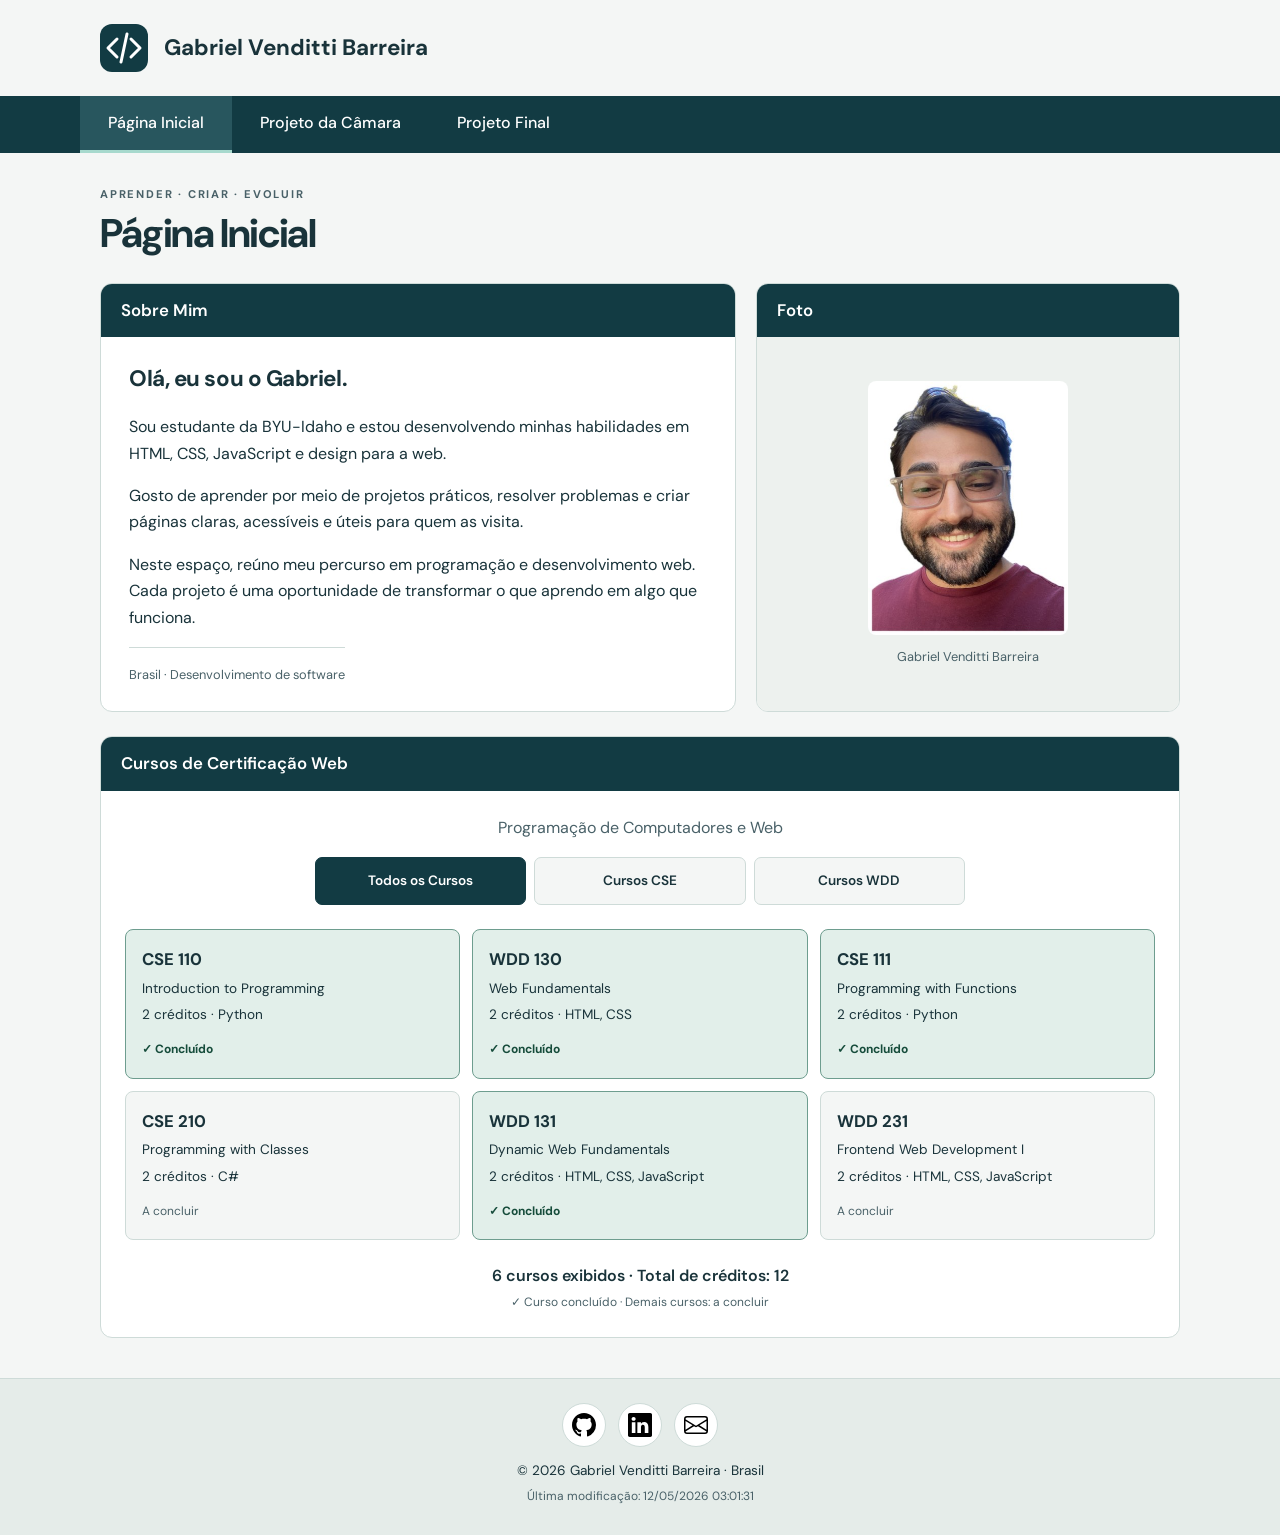
<file: index.html>
<!doctype html>
<html lang="pt-BR">
  <head>
    <meta charset="UTF-8">
    <meta name="viewport" content="width=device-width, initial-scale=1">
    <title>Gabriel Venditti Barreira | WDD 231 — Página Inicial</title>
    <meta
      name="description"
      content="Conheça Gabriel Venditti Barreira, estudante de desenvolvimento de software da BYU-Idaho. Explore os cursos e projetos de programação e desenvolvimento web.">
    <meta name="author" content="Gabriel Venditti Barreira">
    <link rel="icon" href="imagens/logo.svg" type="image/svg+xml">
    <link rel="preconnect" href="https://fonts.googleapis.com">
    <link rel="preconnect" href="https://fonts.gstatic.com" crossorigin>
    <link
      href="https://fonts.googleapis.com/css2?family=DM+Sans:wght@400;500;600;700&display=swap"
      rel="stylesheet">
    <link rel="stylesheet" href="estilos/normalize.css">
    <link rel="stylesheet" href="estilos/telas-pequenas.css">
    <link rel="stylesheet" href="estilos/telas-grandes.css">
    <script src="scripts/navegacao.js" defer></script>
    <script src="scripts/data.js" defer></script>
    <script src="scripts/cursos.js" defer></script>
    <script src="scripts/curso.js" defer></script>
  </head>
  <body>
    <a class="pular" href="#conteudo">Pular para o conteúdo</a>
    <header class="cabecalho">
      <img src="imagens/logo.svg" alt="" width="48" height="48">
      <span>Gabriel Venditti Barreira</span>
      <button
        id="botao-nav"
        class="hamburguer"
        type="button"
        aria-label="Abrir menu"
        aria-controls="barra-navegacao"
        aria-expanded="false"
      >
        ☰
      </button>
    </header>
    <nav
      id="barra-navegacao"
      class="navegacao"
      aria-label="Navegação principal"
    >
      <ul>
        <li><a href="./" aria-current="page">Página Inicial</a></li>
        <li><a href="camara/diretorio.html">Projeto da Câmara</a></li>
        <li><a href="projeto-final/">Projeto Final</a></li>
      </ul>
    </nav>
    <main id="conteudo">
      <div class="titulo-pagina">
        <p class="sobretitulo">APRENDER · CRIAR · EVOLUIR</p>
        <h1>Página Inicial</h1>
      </div>
      <div class="apresentacao">
        <section class="painel sobre">
          <h2>Sobre Mim</h2>
          <div class="texto-sobre">
            <p class="saudacao">Olá, eu sou o Gabriel.</p>
            <p>
              Sou estudante da BYU-Idaho e estou desenvolvendo minhas
              habilidades em HTML, CSS, JavaScript e design para a web.
            </p>
            <p>
              Gosto de aprender por meio de projetos práticos, resolver
              problemas e criar páginas claras, acessíveis e úteis para quem as
              visita.
            </p>
            <p>
              Neste espaço, reúno meu percurso em programação e desenvolvimento
              web. Cada projeto é uma oportunidade de transformar o que aprendo
              em algo que funciona.
            </p>
            <span class="local">Brasil · Desenvolvimento de software</span>
          </div>
        </section>
        <section class="painel foto">
          <h2>Foto</h2>
          <figure>
            <img
              src="imagens/perfil.jpg"
              alt="Gabriel Venditti Barreira"
              width="200"
              height="254"
              fetchpriority="high">
            <figcaption>Gabriel Venditti Barreira</figcaption>
          </figure>
        </section>
      </div>
      <section class="painel certificados" aria-labelledby="titulo-cursos">
        <h2 id="titulo-cursos">Cursos de Certificação Web</h2>
        <div class="conteudo-cursos">
          <p>Programação de Computadores e Web</p>
          <div
            class="filtros"
            role="group"
            aria-label="Filtrar cursos por área"
          >
            <button type="button" data-filtro="todos" aria-pressed="true">
              Todos os Cursos
            </button>
            <button type="button" data-filtro="CSE" aria-pressed="false">
              Cursos CSE
            </button>
            <button type="button" data-filtro="WDD" aria-pressed="false">
              Cursos WDD
            </button>
          </div>
          <div id="lista-cursos" class="lista-cursos"></div>
          <p
            id="resumo-creditos"
            class="resumo-creditos"
            aria-live="polite"
          ></p>
          <p class="legenda">✓ Curso concluído · Demais cursos: a concluir</p>
          <noscript
            >Ative o JavaScript para consultar a lista de cursos e seus
            créditos.</noscript
          >
        </div>
      </section>
    </main>
    <footer>
      <div class="redes" role="group" aria-label="Redes sociais e contato">
        <a
          href="https://github.com/GabrielVendittiBarreira/wdd231"
          aria-label="Repositório no GitHub"
          ><img src="imagens/github.svg" alt="" width="24" height="24"></a>
        <a
          href="https://www.linkedin.com/in/gabrielvendittibarreira/"
          aria-label="Perfil no LinkedIn"
          ><img src="imagens/linkedin.svg" alt="" width="24" height="24"></a>
        <a
          href="mailto:gabrielvendittib@gmail.com"
          aria-label="Enviar e-mail para Gabriel"
          ><img src="imagens/email.svg" alt="" width="24" height="24"></a>
      </div>
      <p>© <span id="anoAtual"></span> Gabriel Venditti Barreira · Brasil</p>
      <p id="ultimaModificacao"></p>
    </footer>
  </body>
</html>
</file>
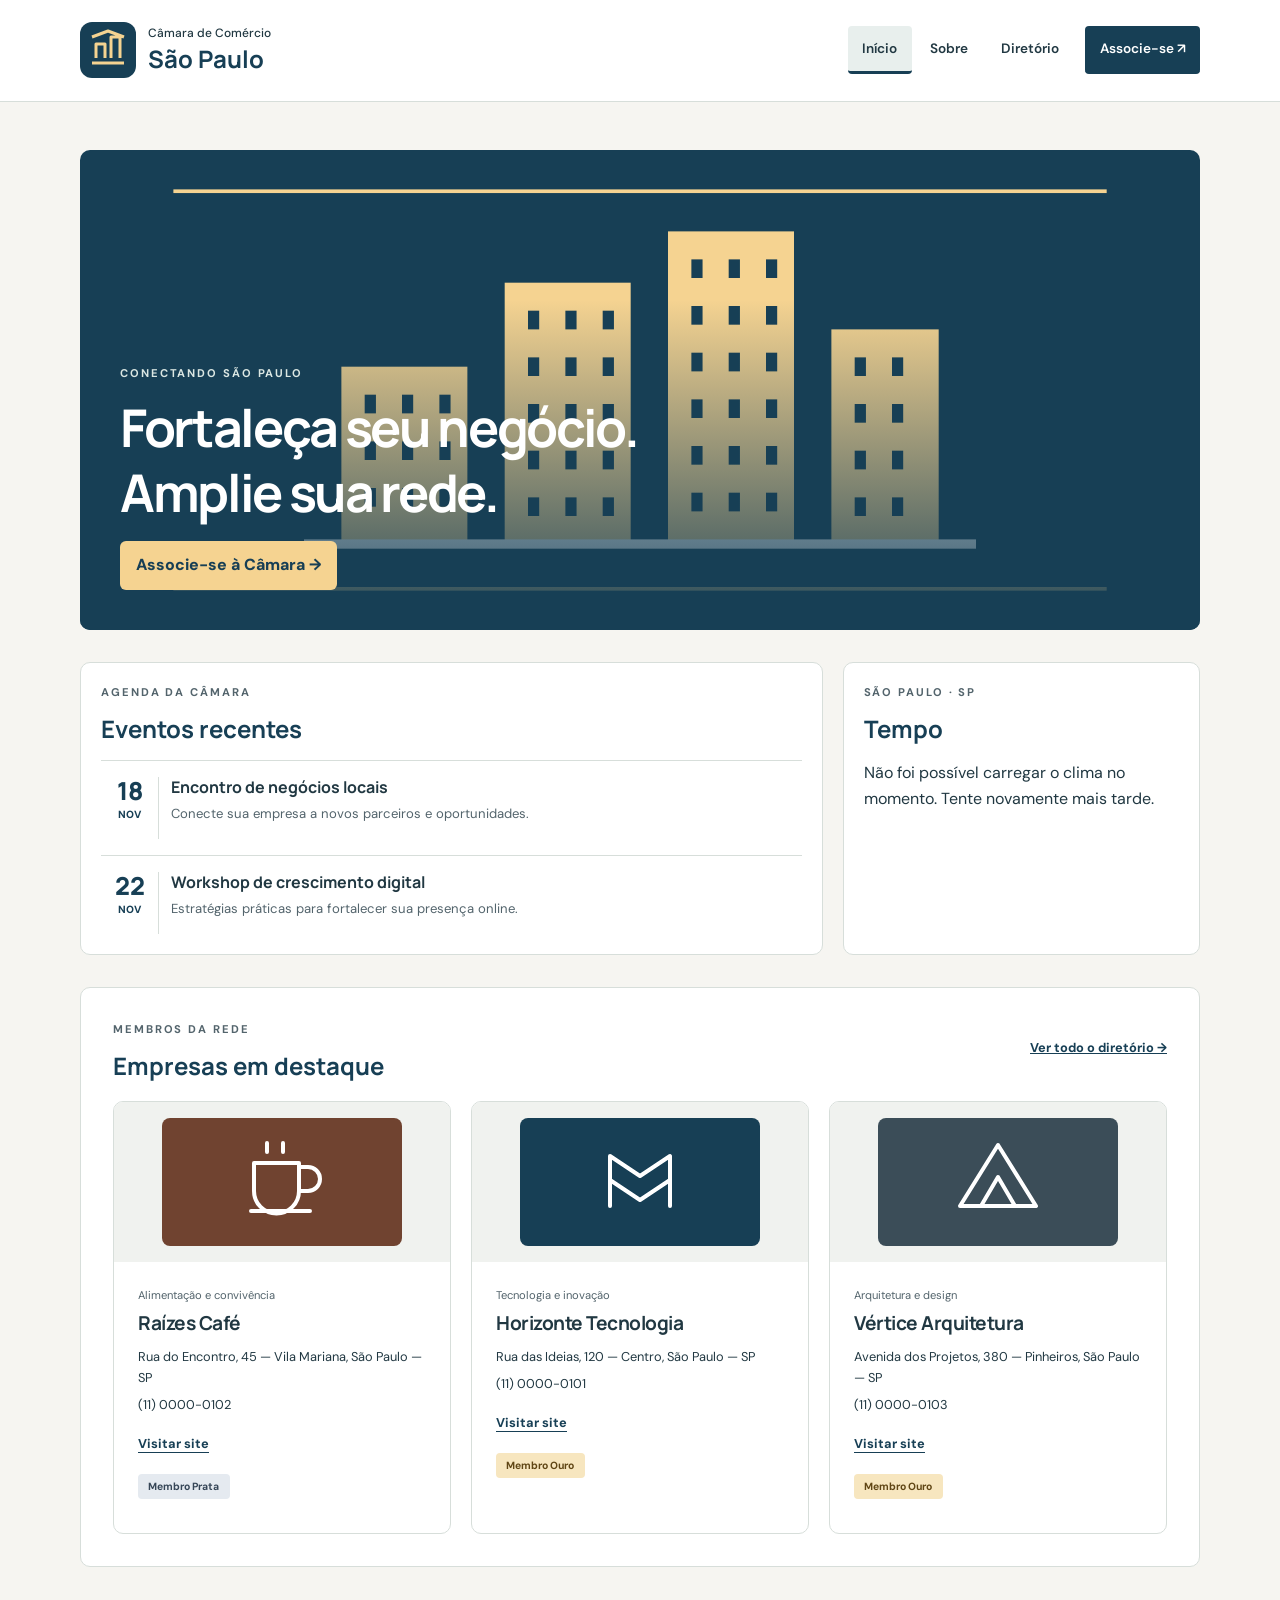
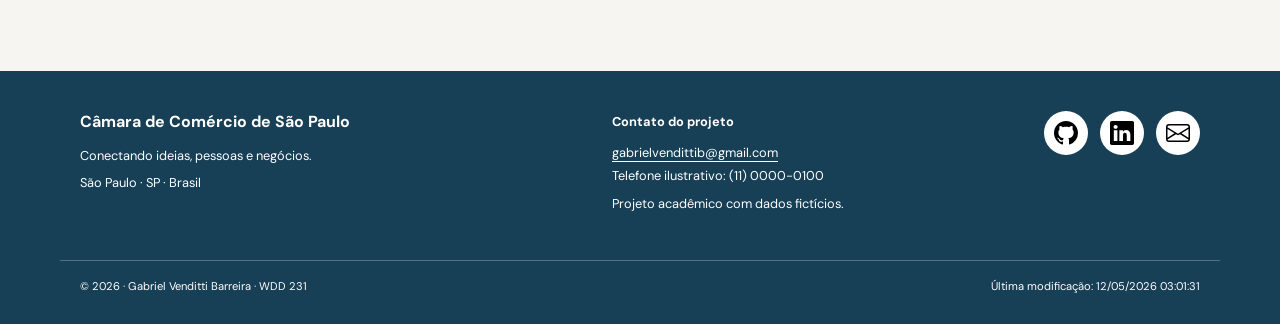
<file: camara/index.html>
<!doctype html>
<html lang="pt-BR">
  <head>
    <meta charset="UTF-8">
    <meta name="viewport" content="width=device-width, initial-scale=1">
    <meta http-equiv="Cache-Control" content="no-cache, no-store, must-revalidate">
    <meta http-equiv="Pragma" content="no-cache">
    <meta http-equiv="Expires" content="0">
    <title>Página inicial da Câmara | Câmara de Comércio de São Paulo</title>
    <meta
      name="description"
      content="Explore o diretório acadêmico da Câmara de Comércio de São Paulo. Conheça sete empresas fictícias e alterne entre as visualizações em grade e lista.">
    <meta name="author" content="Gabriel Venditti Barreira">
    <meta
      property="og:title"
      content="Página inicial da Câmara | Câmara de Comércio de São Paulo">
    <meta
      property="og:description"
      content="Conectando ideias, pessoas e negócios. Explore os membros deste projeto acadêmico de Câmara de Comércio.">
    <meta
      property="og:image"
      content="https://gabrielvendittibarreira.github.io/wdd231/camara/imagens/compartilhamento.png">
    <meta
      property="og:image:alt"
      content="Ilustração de edifícios em azul e dourado, identidade visual da Câmara">
    <meta
      property="og:url"
      content="https://gabrielvendittibarreira.github.io/wdd231/camara/index.html">
    <meta property="og:type" content="website">
    <meta property="og:locale" content="pt_BR">
    <link rel="icon" href="imagens/logo.svg" type="image/svg+xml">
    <link
      rel="canonical"
      href="https://gabrielvendittibarreira.github.io/wdd231/camara/index.html">
    <link rel="preconnect" href="https://fonts.googleapis.com">
    <link rel="preconnect" href="https://fonts.gstatic.com" crossorigin>
    <link
      href="https://fonts.googleapis.com/css2?family=DM+Sans:wght@400;500;600;700&family=Manrope:wght@600;700;800&display=swap"
      rel="stylesheet">
    <link rel="stylesheet" href="estilos/normalize.css">
    <link rel="stylesheet" href="estilos/telas-pequenas.css?v=20261126">
    <link rel="stylesheet" href="estilos/telas-grandes.css?v=20261126">
    <script src="scripts/site.js?v=20261126" defer></script>
    <script src="scripts/inicio.js?v=20261126" defer></script>
  </head>
  <body>
    <a class="pular" href="#conteudo">Pular para o conteúdo</a>
    <header>
      <div class="cabecalho limite">
        <a class="marca" href="index.html"
          ><img src="imagens/logo.svg" alt="" width="56" height="56"><span
            >Câmara de Comércio<strong>São Paulo</strong></span
          ></a
        >
        <button
          class="menu"
          id="botao-menu"
          type="button"
          aria-label="Abrir menu"
          aria-controls="navegacao"
          aria-expanded="false"
        >
          ☰
        </button>
        <nav id="navegacao" aria-label="Navegação principal">
          <ul>
            <li><a href="index.html" aria-current="page">Início</a></li>
            <li><a href="sobre.html">Sobre</a></li>
            <li><a href="diretorio.html">Diretório</a></li>
            <li>
              <a class="link-associacao" href="associacao.html"
                >Associe-se <span aria-hidden="true">↗</span></a
              >
            </li>
          </ul>
        </nav>
      </div>
    </header>
    <main id="conteudo" class="limite">
      <section class="heroi" aria-labelledby="titulo-pagina">
        <img
          src="imagens/compartilhamento.png"
          alt="Ilustração de empresas conectadas à Câmara de Comércio de São Paulo"
          width="1200"
          height="630"
        >
        <div class="conteudo-heroi">
          <p class="sobretitulo">CONECTANDO SÃO PAULO</p>
          <h1 id="titulo-pagina">Fortaleça seu negócio.<br>Amplie sua rede.</h1>
          <a class="chamada-acao" href="associacao.html">
            Associe-se à Câmara <span aria-hidden="true">→</span>
          </a>
        </div>
      </section>

      <div class="painel-inicio">
        <section class="eventos" aria-labelledby="titulo-eventos">
          <p class="sobretitulo">AGENDA DA CÂMARA</p>
          <h2 id="titulo-eventos">Eventos recentes</h2>
          <article class="evento">
            <p class="data-evento"><span>18</span> NOV</p>
            <div>
              <h3>Encontro de negócios locais</h3>
              <p>Conecte sua empresa a novos parceiros e oportunidades.</p>
            </div>
          </article>
          <article class="evento">
            <p class="data-evento"><span>22</span> NOV</p>
            <div>
              <h3>Workshop de crescimento digital</h3>
              <p>Estratégias práticas para fortalecer sua presença online.</p>
            </div>
          </article>
        </section>

        <section class="tempo" aria-labelledby="titulo-tempo">
          <p class="sobretitulo">SÃO PAULO · SP</p>
          <h2 id="titulo-tempo">Tempo</h2>
          <div id="dados-tempo" aria-live="polite">
            <p>Carregando informações meteorológicas…</p>
          </div>
        </section>
      </div>

      <section class="destaques" aria-labelledby="titulo-destaques">
        <div class="cabecalho-destaques">
          <div>
            <p class="sobretitulo">MEMBROS DA REDE</p>
            <h2 id="titulo-destaques">Empresas em destaque</h2>
          </div>
          <a href="diretorio.html">Ver todo o diretório <span aria-hidden="true">→</span></a>
        </div>
        <div id="destaques-membros" class="membros grade" aria-busy="true"></div>
        <p id="erro-destaques" class="erro" hidden>
          Não foi possível carregar os destaques agora.
        </p>
      </section>
    </main>
    <footer>
      <div class="rodape limite">
        <div>
          <p class="nome-camara">Câmara de Comércio de São Paulo</p>
          <p>Conectando ideias, pessoas e negócios.</p>
          <p>São Paulo · SP · Brasil</p>
        </div>
        <div>
          <p class="titulo-rodape">Contato do projeto</p>
          <a href="mailto:gabrielvendittib@gmail.com"
            >gabrielvendittib@gmail.com</a
          >
          <p>Telefone ilustrativo: (11) 0000-0100</p>
          <p>Projeto acadêmico com dados fictícios.</p>
        </div>
        <div class="redes" role="group" aria-label="Redes e contato">
          <a
            href="https://github.com/GabrielVendittiBarreira/wdd231"
            aria-label="Repositório no GitHub"
            ><img
              src="imagens/github.svg"
              alt=""
              width="24"
              height="24"></a
          ><a
            href="https://www.linkedin.com/in/gabrielvendittibarreira/"
            aria-label="Perfil no LinkedIn"
            ><img
              src="imagens/linkedin.svg"
              alt=""
              width="24"
              height="24"></a
          ><a
            href="mailto:gabrielvendittib@gmail.com"
            aria-label="E-mail do desenvolvedor"
            ><img src="imagens/email.svg" alt="" width="24" height="24"></a>
        </div>
      </div>
      <div class="creditos limite">
        <p>
          © <span id="anoAtual"></span> · Gabriel Venditti Barreira · WDD 231
        </p>
        <p id="ultimaModificacao"></p>
      </div>
    </footer>
  </body>
</html>
</file>
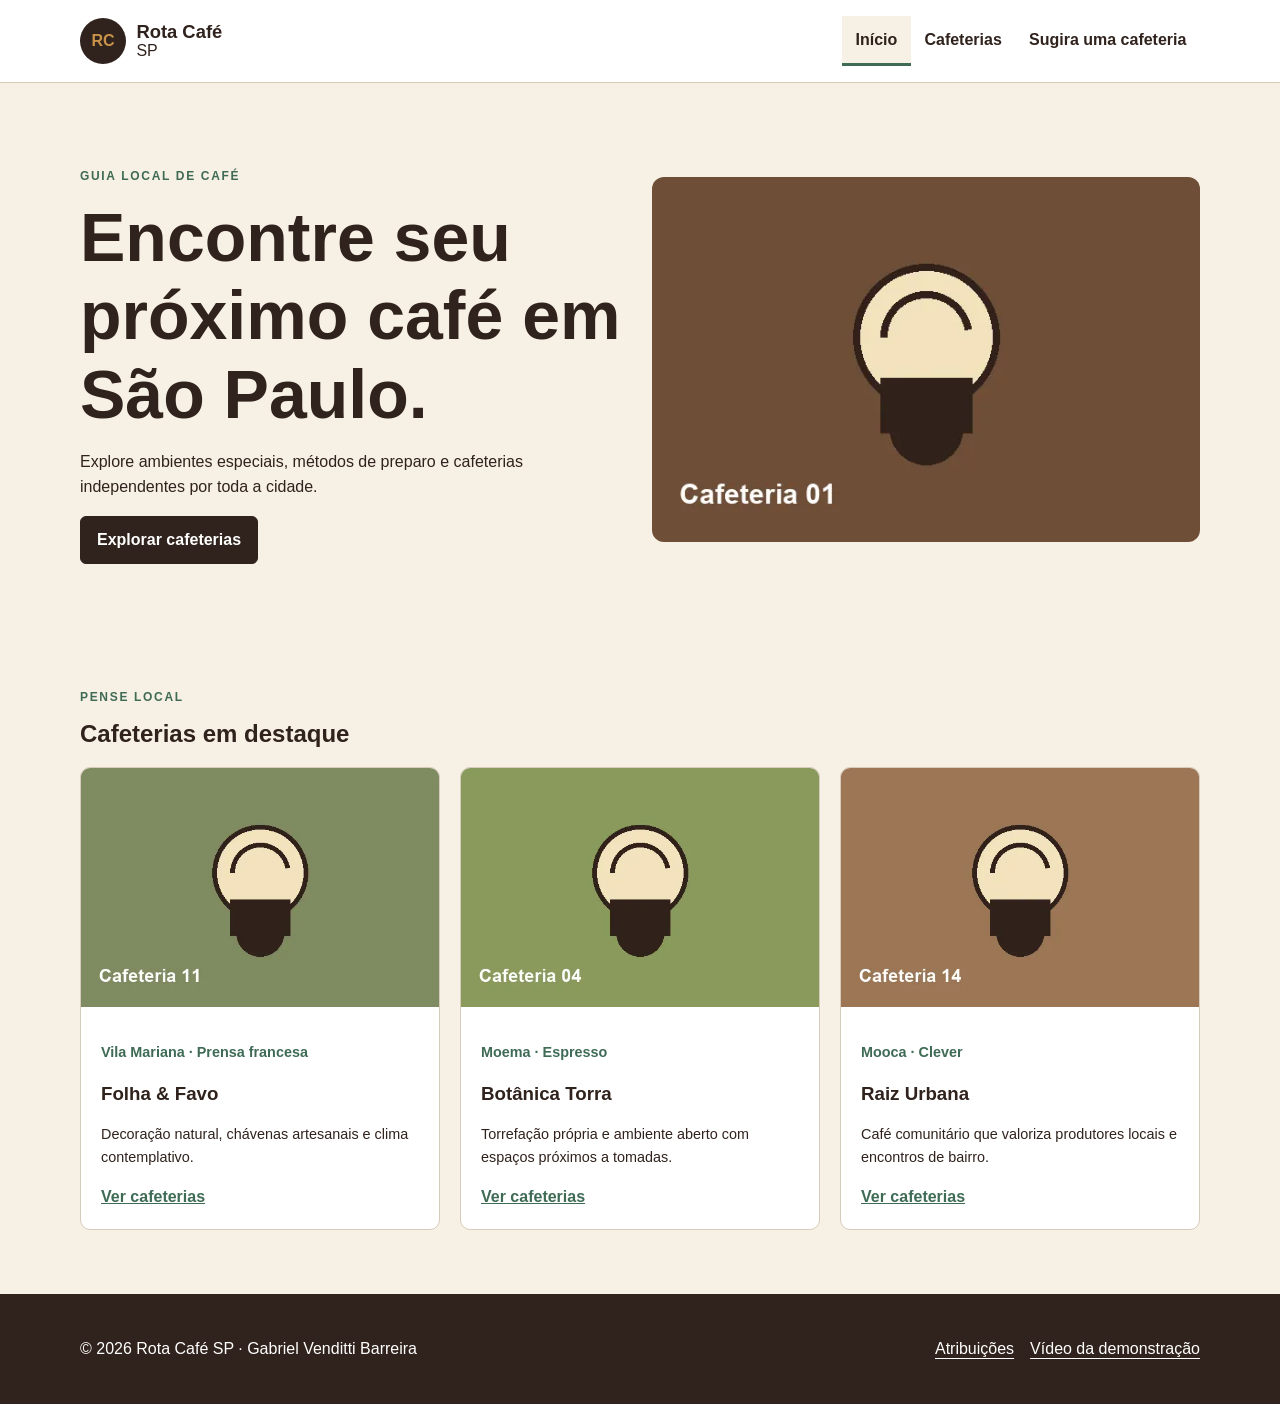
<file: projeto-final/index.html>
<!doctype html>
<html lang="pt-BR">
  <head>
    <meta charset="UTF-8">
    <meta name="viewport" content="width=device-width, initial-scale=1">
    <title>Rota Café SP | Cafeterias em São Paulo</title>
    <meta name="description" content="Descubra cafeterias independentes de São Paulo, seus métodos de preparo e ambientes.">
    <meta name="author" content="Gabriel Venditti Barreira">
    <meta property="og:title" content="Rota Café SP">
    <meta property="og:description" content="Um guia de cafeterias independentes em São Paulo.">
    <meta property="og:type" content="website">
    <meta property="og:image" content="https://gabrielvendittibarreira.github.io/wdd231/projeto-final/imagens/alpha.webp">
    <link rel="icon" href="imagens/alpha.webp" type="image/webp">
    <link rel="stylesheet" href="estilos.css">
    <script src="scripts/site.js" type="module"></script>
  </head>
  <body>
    <header>
      <div class="cabecalho limite">
        <a class="marca" href="index.html" aria-label="Rota Café SP — Página inicial">
          <span class="marca-simbolo" aria-hidden="true">RC</span>
          <span><strong>Rota Café</strong> SP</span>
        </a>
        <button id="botao-menu" class="menu" type="button" aria-expanded="false" aria-controls="navegacao" aria-label="Abrir menu">☰</button>
        <nav id="navegacao" aria-label="Navegação principal">
          <ul>
            <li><a href="index.html" aria-current="page">Início</a></li>
            <li><a href="cafeterias.html">Cafeterias</a></li>
            <li><a href="sugestoes.html">Sugira uma cafeteria</a></li>
          </ul>
        </nav>
      </div>
    </header>
    <main id="conteudo">
      <section class="heroi limite" aria-labelledby="titulo">
        <div>
          <p class="sobretitulo">GUIA LOCAL DE CAFÉ</p>
          <h1 id="titulo">Encontre seu próximo café em São Paulo.</h1>
          <p>Explore ambientes especiais, métodos de preparo e cafeterias independentes por toda a cidade.</p>
          <a class="botao" href="cafeterias.html">Explorar cafeterias</a>
        </div>
        <img src="imagens/alpha.webp" alt="Ilustração de uma xícara de café" width="600" height="400" fetchpriority="high">
      </section>
      <section class="limite destaques" aria-labelledby="titulo-destaques">
        <div class="titulo-secao">
          <p class="sobretitulo">PENSE LOCAL</p>
          <h2 id="titulo-destaques">Cafeterias em destaque</h2>
        </div>
        <div id="destaques" class="grade-destaques" aria-live="polite">
          <p>Carregando destaques...</p>
        </div>
      </section>
    </main>
    <footer>
      <div class="limite rodape">
        <p>© 2026 Rota Café SP · Gabriel Venditti Barreira</p>
        <div>
          <a href="atribuicoes.html">Atribuições</a>
          <a href="https://www.youtube.com/" target="_blank" rel="noopener noreferrer">Vídeo da demonstração</a>
        </div>
      </div>
    </footer>
  </body>
</html>
</file>
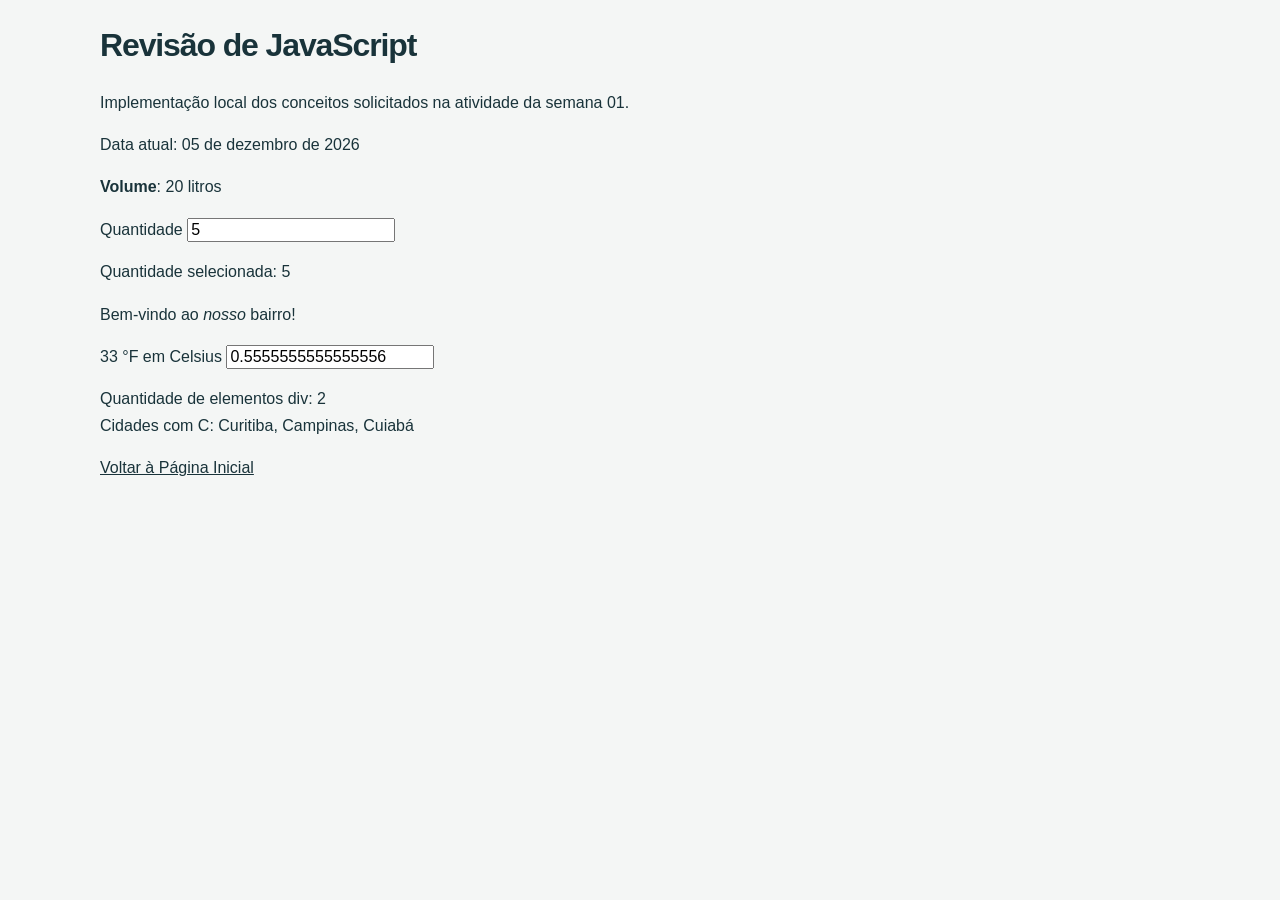
<file: atividades/revisao-javascript.html>
<!doctype html>
<html lang="pt-BR">
  <head>
    <meta charset="UTF-8">
    <meta name="viewport" content="width=device-width, initial-scale=1">
    <title>Revisão de JavaScript | WDD 231</title>
    <meta
      name="description"
      content="Exercícios de revisão de JavaScript: datas, template strings, seletores DOM, conversão de temperatura e filtros.">
    <meta name="author" content="Gabriel Venditti Barreira">
    <link rel="stylesheet" href="../estilos/normalize.css">
    <link rel="stylesheet" href="../estilos/telas-pequenas.css">
    <script src="../scripts/revisao.js" defer></script>
  </head>
  <body>
    <main>
      <h1>Revisão de JavaScript</h1>
      <p>
        Implementação local dos conceitos solicitados na atividade da semana 01.
      </p>
      <p>Data atual: <span id="data-revisao"></span></p>
      <p id="volume"></p>
      <p>
        <label for="qtd">Quantidade</label>
        <input id="qtd" type="number" value="5">
      </p>
      <p id="quantidade"></p>
      <aside></aside>
      <p>
        <label for="temp">33 °F em Celsius</label>
        <input id="temp" type="number" step="any" readonly>
      </p>
      <div id="divs"></div>
      <div id="cidades"></div>
      <p><a href="../">Voltar à Página Inicial</a></p>
    </main>
  </body>
</html>
</file>
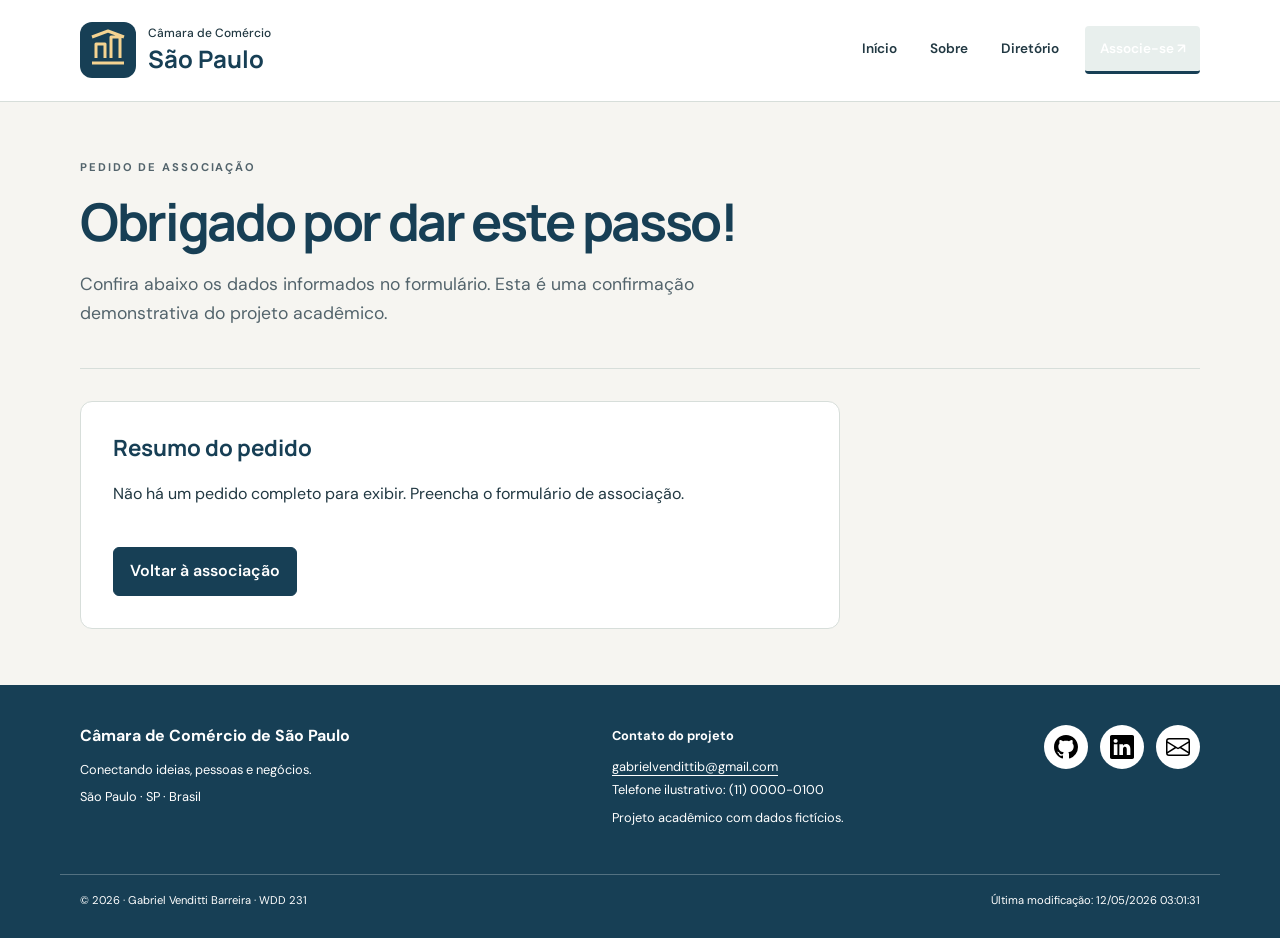
<file: camara/agradecimento.html>
<!doctype html>
<html lang="pt-BR">
  <head>
    <meta charset="UTF-8">
    <meta name="viewport" content="width=device-width, initial-scale=1">
    <title>Pedido de associação | Câmara de Comércio de São Paulo</title>
    <meta
      name="description"
      content="Solicite sua associação à Câmara de Comércio de São Paulo e conheça os planos e benefícios para sua organização.">
    <meta name="author" content="Gabriel Venditti Barreira">
    <meta
      property="og:title"
      content="Pedido de associação | Câmara de Comércio de São Paulo">
    <meta
      property="og:description"
      content="Conectando ideias, pessoas e negócios. Explore os membros deste projeto acadêmico de Câmara de Comércio.">
    <meta
      property="og:image"
      content="https://gabrielvendittibarreira.github.io/wdd231/camara/imagens/compartilhamento.png">
    <meta
      property="og:image:alt"
      content="Ilustração de edifícios em azul e dourado, identidade visual da Câmara">
    <meta
      property="og:url"
      content="https://gabrielvendittibarreira.github.io/wdd231/camara/agradecimento.html">
    <meta property="og:type" content="website">
    <meta property="og:locale" content="pt_BR">
    <link rel="icon" href="imagens/logo.svg" type="image/svg+xml">
    <link
      rel="canonical"
      href="https://gabrielvendittibarreira.github.io/wdd231/camara/agradecimento.html">
    <link rel="preconnect" href="https://fonts.googleapis.com">
    <link rel="preconnect" href="https://fonts.gstatic.com" crossorigin>
    <link
      href="https://fonts.googleapis.com/css2?family=DM+Sans:wght@400;500;600;700&family=Manrope:wght@600;700;800&display=swap"
      rel="stylesheet">
    <link rel="stylesheet" href="estilos/normalize.css">
    <link rel="stylesheet" href="estilos/telas-pequenas.css">
    <link rel="stylesheet" href="estilos/telas-grandes.css">
    <link rel="stylesheet" href="estilos/associacao.css">
    <script src="scripts/site.js" defer></script>
    <script src="scripts/agradecimento.js" defer></script>
  </head>
  <body>
    <a class="pular" href="#conteudo">Pular para o conteúdo</a>
    <header>
      <div class="cabecalho limite">
        <a class="marca" href="index.html"
          ><img src="imagens/logo.svg" alt="" width="56" height="56"><span
            >Câmara de Comércio<strong>São Paulo</strong></span
          ></a
        >
        <button
          class="menu"
          id="botao-menu"
          type="button"
          aria-label="Abrir menu"
          aria-controls="navegacao"
          aria-expanded="false"
        >
          ☰
        </button>
        <nav id="navegacao" aria-label="Navegação principal">
          <ul>
            <li><a href="index.html">Início</a></li>
            <li><a href="sobre.html">Sobre</a></li>
            <li><a href="diretorio.html">Diretório</a></li>
            <li>
              <a
                class="link-associacao"
                href="associacao.html"
                aria-current="location"
                >Associe-se <span aria-hidden="true">↗</span></a
              >
            </li>
          </ul>
        </nav>
      </div>
    </header>
    <main id="conteudo" class="limite">
      <div class="introducao">
        <p class="sobretitulo">PEDIDO DE ASSOCIAÇÃO</p>
        <h1>Obrigado por dar este passo!</h1>
        <p class="descricao">Confira abaixo os dados informados no formulário. Esta é uma confirmação demonstrativa do projeto acadêmico.</p>
      </div>
      <section class="painel-formulario confirmacao" aria-labelledby="titulo-resumo">
        <h2 id="titulo-resumo">Resumo do pedido</h2>
        <p id="aviso-confirmacao" hidden>Não há um pedido completo para exibir. Preencha o formulário de associação.</p>
        <dl id="resumo-pedido">
          <dt>Nome</dt><dd data-campo="nome"></dd>
          <dt>Sobrenome</dt><dd data-campo="sobrenome"></dd>
          <dt>E-mail</dt><dd data-campo="email"></dd>
          <dt>Celular</dt><dd data-campo="celular"></dd>
          <dt>Empresa ou organização</dt><dd data-campo="organizacao"></dd>
          <dt>Data e hora do pedido</dt><dd data-campo="datahora"></dd>
        </dl>
        <noscript><p>Ative o JavaScript para visualizar os dados enviados.</p></noscript>
        <a class="botao-principal" href="associacao.html">Voltar à associação</a>
      </section>
    </main>
    <footer>
      <div class="rodape limite">
        <div>
          <p class="nome-camara">Câmara de Comércio de São Paulo</p>
          <p>Conectando ideias, pessoas e negócios.</p>
          <p>São Paulo · SP · Brasil</p>
        </div>
        <div>
          <p class="titulo-rodape">Contato do projeto</p>
          <a href="mailto:gabrielvendittib@gmail.com"
            >gabrielvendittib@gmail.com</a
          >
          <p>Telefone ilustrativo: (11) 0000-0100</p>
          <p>Projeto acadêmico com dados fictícios.</p>
        </div>
        <div class="redes" role="group" aria-label="Redes e contato">
          <a
            href="https://github.com/GabrielVendittiBarreira/wdd231"
            aria-label="Repositório no GitHub"
            ><img
              src="imagens/github.svg"
              alt=""
              width="24"
              height="24"></a
          ><a
            href="https://www.linkedin.com/in/gabrielvendittibarreira/"
            aria-label="Perfil no LinkedIn"
            ><img
              src="imagens/linkedin.svg"
              alt=""
              width="24"
              height="24"></a
          ><a
            href="mailto:gabrielvendittib@gmail.com"
            aria-label="E-mail do desenvolvedor"
            ><img src="imagens/email.svg" alt="" width="24" height="24"></a>
        </div>
      </div>
      <div class="creditos limite">
        <p>
          © <span id="anoAtual"></span> · Gabriel Venditti Barreira · WDD 231
        </p>
        <p id="ultimaModificacao"></p>
      </div>
    </footer>
  </body>
</html>
</file>
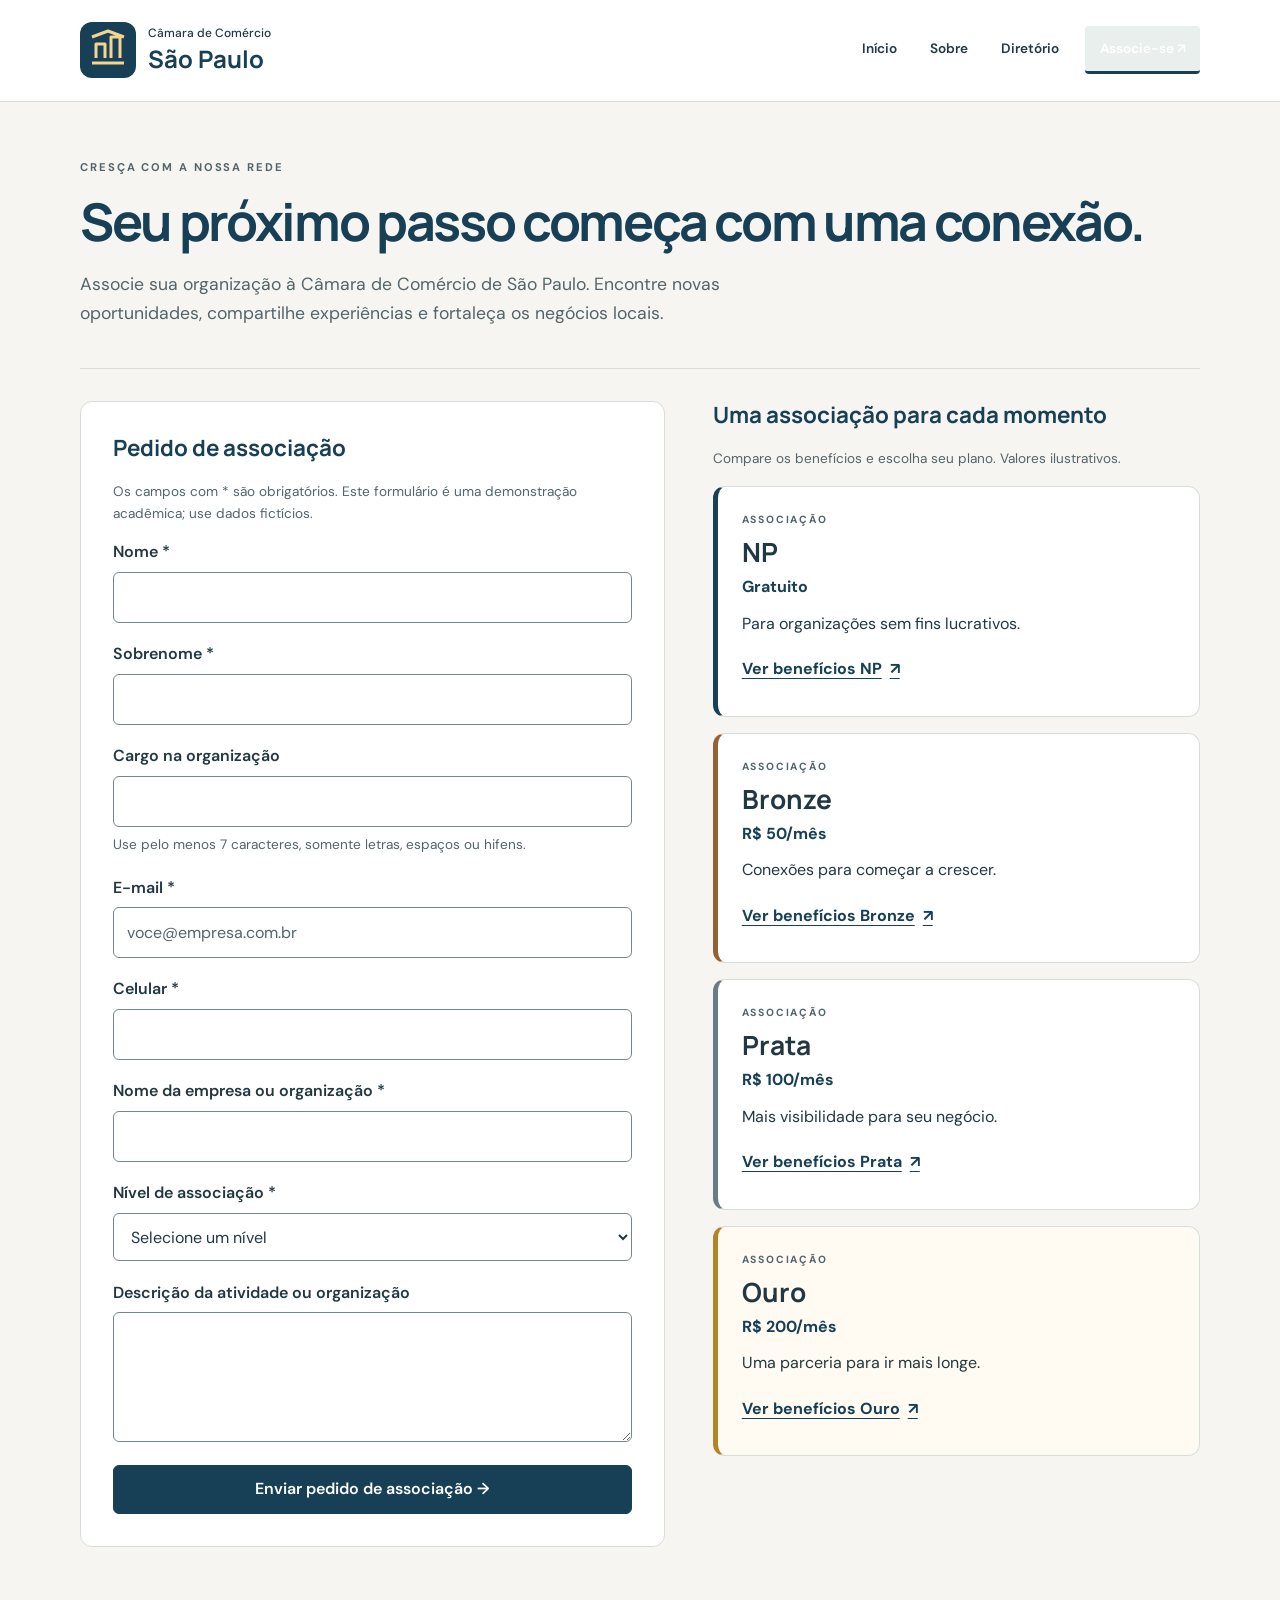
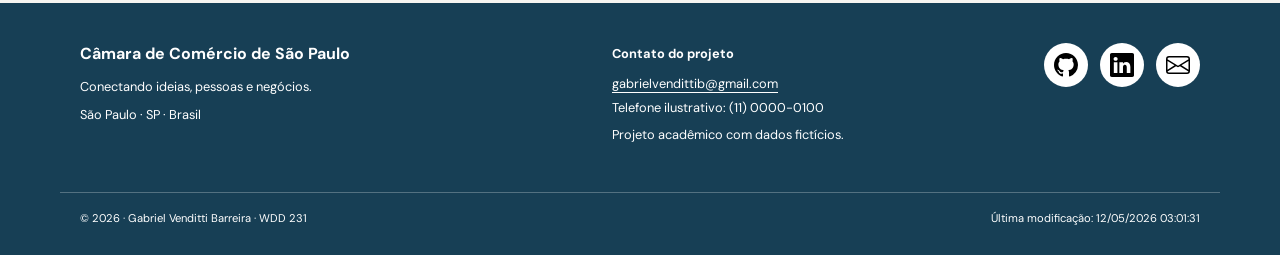
<file: camara/associacao.html>
<!doctype html>
<html lang="pt-BR">
  <head>
    <meta charset="UTF-8">
    <meta name="viewport" content="width=device-width, initial-scale=1">
    <title>Associe-se à Câmara | Câmara de Comércio de São Paulo</title>
    <meta
      name="description"
      content="Solicite sua associação à Câmara de Comércio de São Paulo e conheça os planos e benefícios para sua organização.">
    <meta name="author" content="Gabriel Venditti Barreira">
    <meta
      property="og:title"
      content="Associe-se à Câmara | Câmara de Comércio de São Paulo">
    <meta
      property="og:description"
      content="Conectando ideias, pessoas e negócios. Explore os membros deste projeto acadêmico de Câmara de Comércio.">
    <meta
      property="og:image"
      content="https://gabrielvendittibarreira.github.io/wdd231/camara/imagens/compartilhamento.png">
    <meta
      property="og:image:alt"
      content="Ilustração de edifícios em azul e dourado, identidade visual da Câmara">
    <meta
      property="og:url"
      content="https://gabrielvendittibarreira.github.io/wdd231/camara/associacao.html">
    <meta property="og:type" content="website">
    <meta property="og:locale" content="pt_BR">
    <link rel="icon" href="imagens/logo.svg" type="image/svg+xml">
    <link
      rel="canonical"
      href="https://gabrielvendittibarreira.github.io/wdd231/camara/associacao.html">
    <link rel="preconnect" href="https://fonts.googleapis.com">
    <link rel="preconnect" href="https://fonts.gstatic.com" crossorigin>
    <link
      href="https://fonts.googleapis.com/css2?family=DM+Sans:wght@400;500;600;700&family=Manrope:wght@600;700;800&display=swap"
      rel="stylesheet">
    <link rel="stylesheet" href="estilos/normalize.css">
    <link rel="stylesheet" href="estilos/telas-pequenas.css">
    <link rel="stylesheet" href="estilos/telas-grandes.css">
    <link rel="stylesheet" href="estilos/associacao.css">
    <script src="scripts/site.js" defer></script>
    <script src="scripts/associacao.js" defer></script>
  </head>
  <body>
    <a class="pular" href="#conteudo">Pular para o conteúdo</a>
    <header>
      <div class="cabecalho limite">
        <a class="marca" href="index.html"
          ><img src="imagens/logo.svg" alt="" width="56" height="56"><span
            >Câmara de Comércio<strong>São Paulo</strong></span
          ></a
        >
        <button
          class="menu"
          id="botao-menu"
          type="button"
          aria-label="Abrir menu"
          aria-controls="navegacao"
          aria-expanded="false"
        >
          ☰
        </button>
        <nav id="navegacao" aria-label="Navegação principal">
          <ul>
            <li><a href="index.html">Início</a></li>
            <li><a href="sobre.html">Sobre</a></li>
            <li><a href="diretorio.html">Diretório</a></li>
            <li>
              <a
                class="link-associacao"
                href="associacao.html"
                aria-current="page"
                >Associe-se <span aria-hidden="true">↗</span></a
              >
            </li>
          </ul>
        </nav>
      </div>
    </header>
    <main id="conteudo" class="limite">
      <div class="introducao">
        <p class="sobretitulo">CRESÇA COM A NOSSA REDE</p>
        <h1>Seu próximo passo começa com uma conexão.</h1>
        <p class="descricao">Associe sua organização à Câmara de Comércio de São Paulo. Encontre novas oportunidades, compartilhe experiências e fortaleça os negócios locais.</p>
      </div>
      <div class="layout-associacao">
        <section class="painel-formulario" aria-labelledby="titulo-formulario">
          <h2 id="titulo-formulario">Pedido de associação</h2>
          <p class="ajuda">Os campos com * são obrigatórios. Este formulário é uma demonstração acadêmica; use dados fictícios.</p>
          <form method="get" action="agradecimento.html" class="formulario-associacao">
          <label>Nome *
            <input type="text" name="nome" title="Informe seu nome" autocomplete="given-name" required>
          </label>
          <label>Sobrenome *
            <input type="text" name="sobrenome" title="Informe seu sobrenome" autocomplete="family-name" required>
          </label>
          <label>Cargo na organização
            <input type="text" name="cargo" title="Use pelo menos 7 caracteres: letras, espaços ou hifens" autocomplete="organization-title" pattern="[\p{L} \-]{7,}" aria-describedby="ajuda-cargo">
          </label>
          <p id="ajuda-cargo" class="ajuda">Use pelo menos 7 caracteres, somente letras, espaços ou hifens.</p>
          <label>E-mail *
            <input type="email" name="email" title="Informe seu endereço de e-mail" autocomplete="email" placeholder="voce@empresa.com.br" required>
          </label>
          <label>Celular *
            <input type="tel" name="celular" title="Informe seu celular com DDD" autocomplete="tel" required>
          </label>
          <label>Nome da empresa ou organização *
            <input type="text" name="organizacao" title="Informe o nome da empresa ou organização" autocomplete="organization" required>
          </label>
          <label>Nível de associação *
            <select name="nivel" title="Escolha o nível de associação" required>
              <option value="" disabled selected>Selecione um nível</option>
              <option value="np">NP — Sem fins lucrativos · Gratuito</option>
              <option value="bronze">Bronze · R$ 50/mês</option>
              <option value="silver">Prata · R$ 100/mês</option>
              <option value="gold">Ouro · R$ 200/mês</option>
            </select>
          </label>
          <label>Descrição da atividade ou organização
            <textarea name="descricao" title="Descreva a atividade da sua organização" rows="4"></textarea>
          </label>
          <input type="hidden" name="datahora" id="datahora">
          <button class="botao-principal" type="submit">Enviar pedido de associação <span aria-hidden="true">→</span></button>
          </form>
        </section>
        <section class="planos" aria-labelledby="titulo-planos">
          <h2 id="titulo-planos">Uma associação para cada momento</h2>
          <p class="ajuda">Compare os benefícios e escolha seu plano. Valores ilustrativos.</p>
          <article class="cartao-plano plano-np" style="--ordem: 0">
            <p class="sobretitulo">ASSOCIAÇÃO</p>
            <h3>NP</h3><p class="preco">Gratuito</p><p>Para organizações sem fins lucrativos.</p>
            <a href="#beneficios-np" data-modal="beneficios-np" aria-haspopup="dialog">Ver benefícios NP <span aria-hidden="true">↗</span></a>
          </article>
          <article class="cartao-plano plano-bronze" style="--ordem: 1">
            <p class="sobretitulo">ASSOCIAÇÃO</p>
            <h3>Bronze</h3><p class="preco">R$ 50/mês</p><p>Conexões para começar a crescer.</p>
            <a href="#beneficios-bronze" data-modal="beneficios-bronze" aria-haspopup="dialog">Ver benefícios Bronze <span aria-hidden="true">↗</span></a>
          </article>
          <article class="cartao-plano plano-silver" style="--ordem: 2">
            <p class="sobretitulo">ASSOCIAÇÃO</p>
            <h3>Prata</h3><p class="preco">R$ 100/mês</p><p>Mais visibilidade para seu negócio.</p>
            <a href="#beneficios-silver" data-modal="beneficios-silver" aria-haspopup="dialog">Ver benefícios Prata <span aria-hidden="true">↗</span></a>
          </article>
          <article class="cartao-plano plano-gold" style="--ordem: 3">
            <p class="sobretitulo">ASSOCIAÇÃO</p>
            <h3>Ouro</h3><p class="preco">R$ 200/mês</p><p>Uma parceria para ir mais longe.</p>
            <a href="#beneficios-gold" data-modal="beneficios-gold" aria-haspopup="dialog">Ver benefícios Ouro <span aria-hidden="true">↗</span></a>
          </article>
        </section>
      </div>
      <dialog id="beneficios-np" aria-labelledby="titulo-np">
        <h2 id="titulo-np">Associação NP</h2>
        <p class="preco">Gratuito</p><p>Para organizações sem fins lucrativos.</p>
        <ul><li>Presença no diretório de membros</li><li>Participação em encontros de networking</li><li>Acesso ao boletim de oportunidades</li></ul>
        <form method="dialog"><button class="botao-principal" type="submit">Fechar benefícios NP</button></form>
      </dialog>
      <dialog id="beneficios-bronze" aria-labelledby="titulo-bronze">
        <h2 id="titulo-bronze">Associação Bronze</h2>
        <p class="preco">R$ 50/mês</p><p>Conexões para começar a crescer.</p>
        <ul><li>Todos os benefícios NP</li><li>Uma capacitação por trimestre</li><li>10% de desconto em eventos</li></ul>
        <form method="dialog"><button class="botao-principal" type="submit">Fechar benefícios Bronze</button></form>
      </dialog>
      <dialog id="beneficios-silver" aria-labelledby="titulo-silver">
        <h2 id="titulo-silver">Associação Prata</h2>
        <p class="preco">R$ 100/mês</p><p>Mais visibilidade para seu negócio.</p>
        <ul><li>Todos os benefícios Bronze</li><li>Uma capacitação por mês</li><li>Destaque rotativo na página inicial</li><li>20% de desconto em eventos</li></ul>
        <form method="dialog"><button class="botao-principal" type="submit">Fechar benefícios Prata</button></form>
      </dialog>
      <dialog id="beneficios-gold" aria-labelledby="titulo-gold">
        <h2 id="titulo-gold">Associação Ouro</h2>
        <p class="preco">R$ 200/mês</p><p>Uma parceria para ir mais longe.</p>
        <ul><li>Todos os benefícios Prata</li><li>Prioridade no destaque da página inicial</li><li>Acesso a encontros empresariais exclusivos</li><li>30% de desconto em eventos</li></ul>
        <form method="dialog"><button class="botao-principal" type="submit">Fechar benefícios Ouro</button></form>
      </dialog>
      <noscript><p>Ative o JavaScript para consultar os benefícios e registrar a data e hora do pedido.</p></noscript>
    </main>
    <footer>
      <div class="rodape limite">
        <div>
          <p class="nome-camara">Câmara de Comércio de São Paulo</p>
          <p>Conectando ideias, pessoas e negócios.</p>
          <p>São Paulo · SP · Brasil</p>
        </div>
        <div>
          <p class="titulo-rodape">Contato do projeto</p>
          <a href="mailto:gabrielvendittib@gmail.com"
            >gabrielvendittib@gmail.com</a
          >
          <p>Telefone ilustrativo: (11) 0000-0100</p>
          <p>Projeto acadêmico com dados fictícios.</p>
        </div>
        <div class="redes" role="group" aria-label="Redes e contato">
          <a
            href="https://github.com/GabrielVendittiBarreira/wdd231"
            aria-label="Repositório no GitHub"
            ><img
              src="imagens/github.svg"
              alt=""
              width="24"
              height="24"></a
          ><a
            href="https://www.linkedin.com/in/gabrielvendittibarreira/"
            aria-label="Perfil no LinkedIn"
            ><img
              src="imagens/linkedin.svg"
              alt=""
              width="24"
              height="24"></a
          ><a
            href="mailto:gabrielvendittib@gmail.com"
            aria-label="E-mail do desenvolvedor"
            ><img src="imagens/email.svg" alt="" width="24" height="24"></a>
        </div>
      </div>
      <div class="creditos limite">
        <p>
          © <span id="anoAtual"></span> · Gabriel Venditti Barreira · WDD 231
        </p>
        <p id="ultimaModificacao"></p>
      </div>
    </footer>
  </body>
</html>
</file>
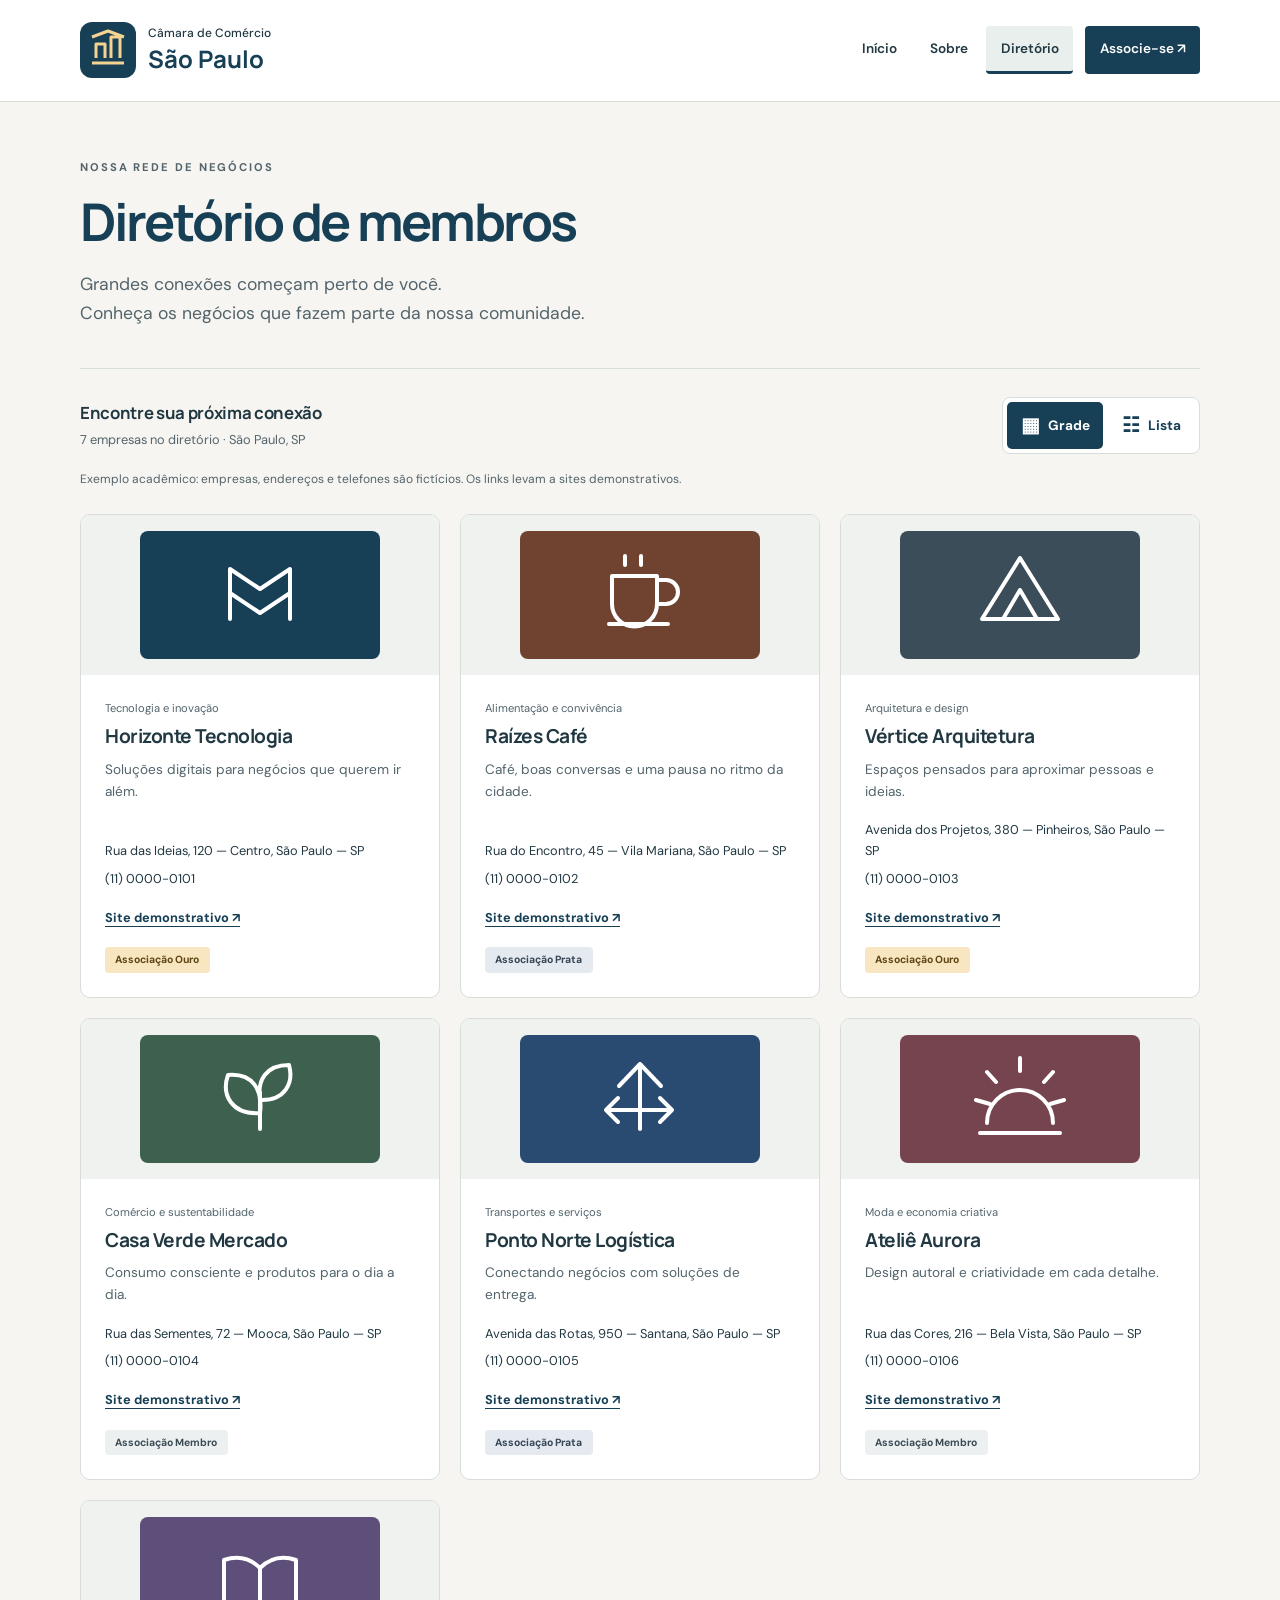
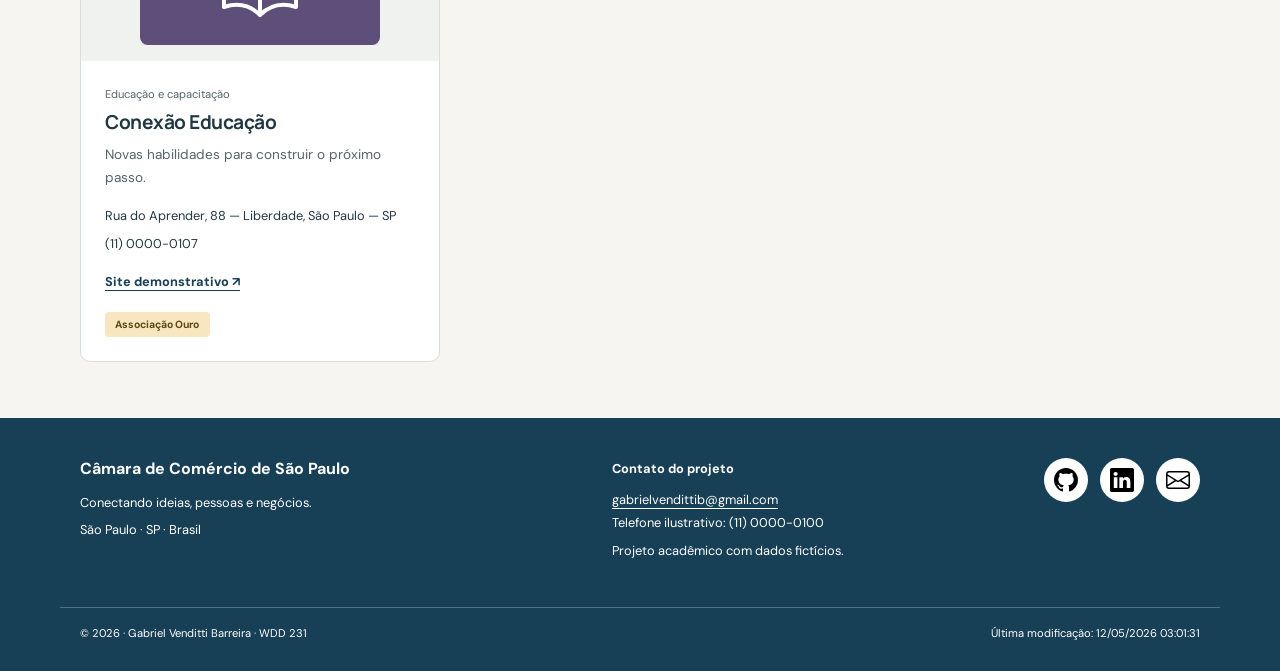
<file: camara/diretorio.html>
<!doctype html>
<html lang="pt-BR">
  <head>
    <meta charset="UTF-8">
    <meta name="viewport" content="width=device-width, initial-scale=1">
    <title>Diretório | Câmara de Comércio de São Paulo</title>
    <meta
      name="description"
      content="Explore o diretório acadêmico da Câmara de Comércio de São Paulo. Conheça sete empresas fictícias e alterne entre as visualizações em grade e lista.">
    <meta name="author" content="Gabriel Venditti Barreira">
    <meta
      property="og:title"
      content="Diretório | Câmara de Comércio de São Paulo">
    <meta
      property="og:description"
      content="Conectando ideias, pessoas e negócios. Explore os membros deste projeto acadêmico de Câmara de Comércio.">
    <meta
      property="og:image"
      content="https://gabrielvendittibarreira.github.io/wdd231/camara/imagens/compartilhamento.png">
    <meta
      property="og:image:alt"
      content="Ilustração de edifícios em azul e dourado, identidade visual da Câmara">
    <meta
      property="og:url"
      content="https://gabrielvendittibarreira.github.io/wdd231/camara/diretorio.html">
    <meta property="og:type" content="website">
    <meta property="og:locale" content="pt_BR">
    <link rel="icon" href="imagens/logo.svg" type="image/svg+xml">
    <link
      rel="canonical"
      href="https://gabrielvendittibarreira.github.io/wdd231/camara/diretorio.html">
    <link rel="preconnect" href="https://fonts.googleapis.com">
    <link rel="preconnect" href="https://fonts.gstatic.com" crossorigin>
    <link
      href="https://fonts.googleapis.com/css2?family=DM+Sans:wght@400;500;600;700&family=Manrope:wght@600;700;800&display=swap"
      rel="stylesheet">
    <link rel="stylesheet" href="estilos/normalize.css">
    <link rel="stylesheet" href="estilos/telas-pequenas.css">
    <link rel="stylesheet" href="estilos/telas-grandes.css">
    <script src="scripts/site.js" defer></script>
    <script src="scripts/diretorio.js" defer></script>
  </head>
  <body>
    <a class="pular" href="#conteudo">Pular para o conteúdo</a>
    <header>
      <div class="cabecalho limite">
        <a class="marca" href="index.html"
          ><img src="imagens/logo.svg" alt="" width="56" height="56"><span
            >Câmara de Comércio<strong>São Paulo</strong></span
          ></a
        >
        <button
          class="menu"
          id="botao-menu"
          type="button"
          aria-label="Abrir menu"
          aria-controls="navegacao"
          aria-expanded="false"
        >
          ☰
        </button>
        <nav id="navegacao" aria-label="Navegação principal">
          <ul>
            <li><a href="index.html">Início</a></li>
            <li><a href="sobre.html">Sobre</a></li>
            <li><a href="diretorio.html" aria-current="page">Diretório</a></li>
            <li>
              <a class="link-associacao" href="associacao.html"
                >Associe-se <span aria-hidden="true">↗</span></a
              >
            </li>
          </ul>
        </nav>
      </div>
    </header>
    <main id="conteudo" class="limite">
      <div class="introducao">
        <p class="sobretitulo">NOSSA REDE DE NEGÓCIOS</p>
        <h1>Diretório de membros</h1>
        <p class="descricao">
          Grandes conexões começam perto de você.<br>Conheça os negócios que
          fazem parte da nossa comunidade.
        </p>
      </div>
      <div class="barra-diretorio">
        <div>
          <h2>Encontre sua próxima conexão</h2>
          <p id="quantidade" role="status">Carregando membros…</p>
        </div>
        <div
          class="visualizacoes"
          role="group"
          aria-label="Escolher visualização dos membros"
        >
          <button type="button" id="botao-grade" aria-pressed="true">
            <span aria-hidden="true">▦</span> Grade
          </button>
          <button type="button" id="botao-lista" aria-pressed="false">
            <span aria-hidden="true">☷</span> Lista
          </button>
        </div>
      </div>
      <p class="aviso">
        Exemplo acadêmico: empresas, endereços e telefones são fictícios. Os
        links levam a sites demonstrativos.
      </p>
      <div id="membros" class="membros grade" aria-busy="true"></div>
      <div id="erro" class="erro" hidden>
        <p>
          Não foi possível carregar o diretório. Confira sua conexão e tente
          novamente.
        </p>
        <button id="tentar-novamente" type="button">Tentar novamente</button>
      </div>
      <noscript
        ><p>
          Ative o JavaScript para carregar os membros do diretório.
        </p></noscript
      >
    </main>
    <footer>
      <div class="rodape limite">
        <div>
          <p class="nome-camara">Câmara de Comércio de São Paulo</p>
          <p>Conectando ideias, pessoas e negócios.</p>
          <p>São Paulo · SP · Brasil</p>
        </div>
        <div>
          <p class="titulo-rodape">Contato do projeto</p>
          <a href="mailto:gabrielvendittib@gmail.com"
            >gabrielvendittib@gmail.com</a
          >
          <p>Telefone ilustrativo: (11) 0000-0100</p>
          <p>Projeto acadêmico com dados fictícios.</p>
        </div>
        <div class="redes" role="group" aria-label="Redes e contato">
          <a
            href="https://github.com/GabrielVendittiBarreira/wdd231"
            aria-label="Repositório no GitHub"
            ><img
              src="imagens/github.svg"
              alt=""
              width="24"
              height="24"></a
          ><a
            href="https://www.linkedin.com/in/gabrielvendittibarreira/"
            aria-label="Perfil no LinkedIn"
            ><img
              src="imagens/linkedin.svg"
              alt=""
              width="24"
              height="24"></a
          ><a
            href="mailto:gabrielvendittib@gmail.com"
            aria-label="E-mail do desenvolvedor"
            ><img src="imagens/email.svg" alt="" width="24" height="24"></a>
        </div>
      </div>
      <div class="creditos limite">
        <p>
          © <span id="anoAtual"></span> · Gabriel Venditti Barreira · WDD 231
        </p>
        <p id="ultimaModificacao"></p>
      </div>
    </footer>
  </body>
</html>
</file>
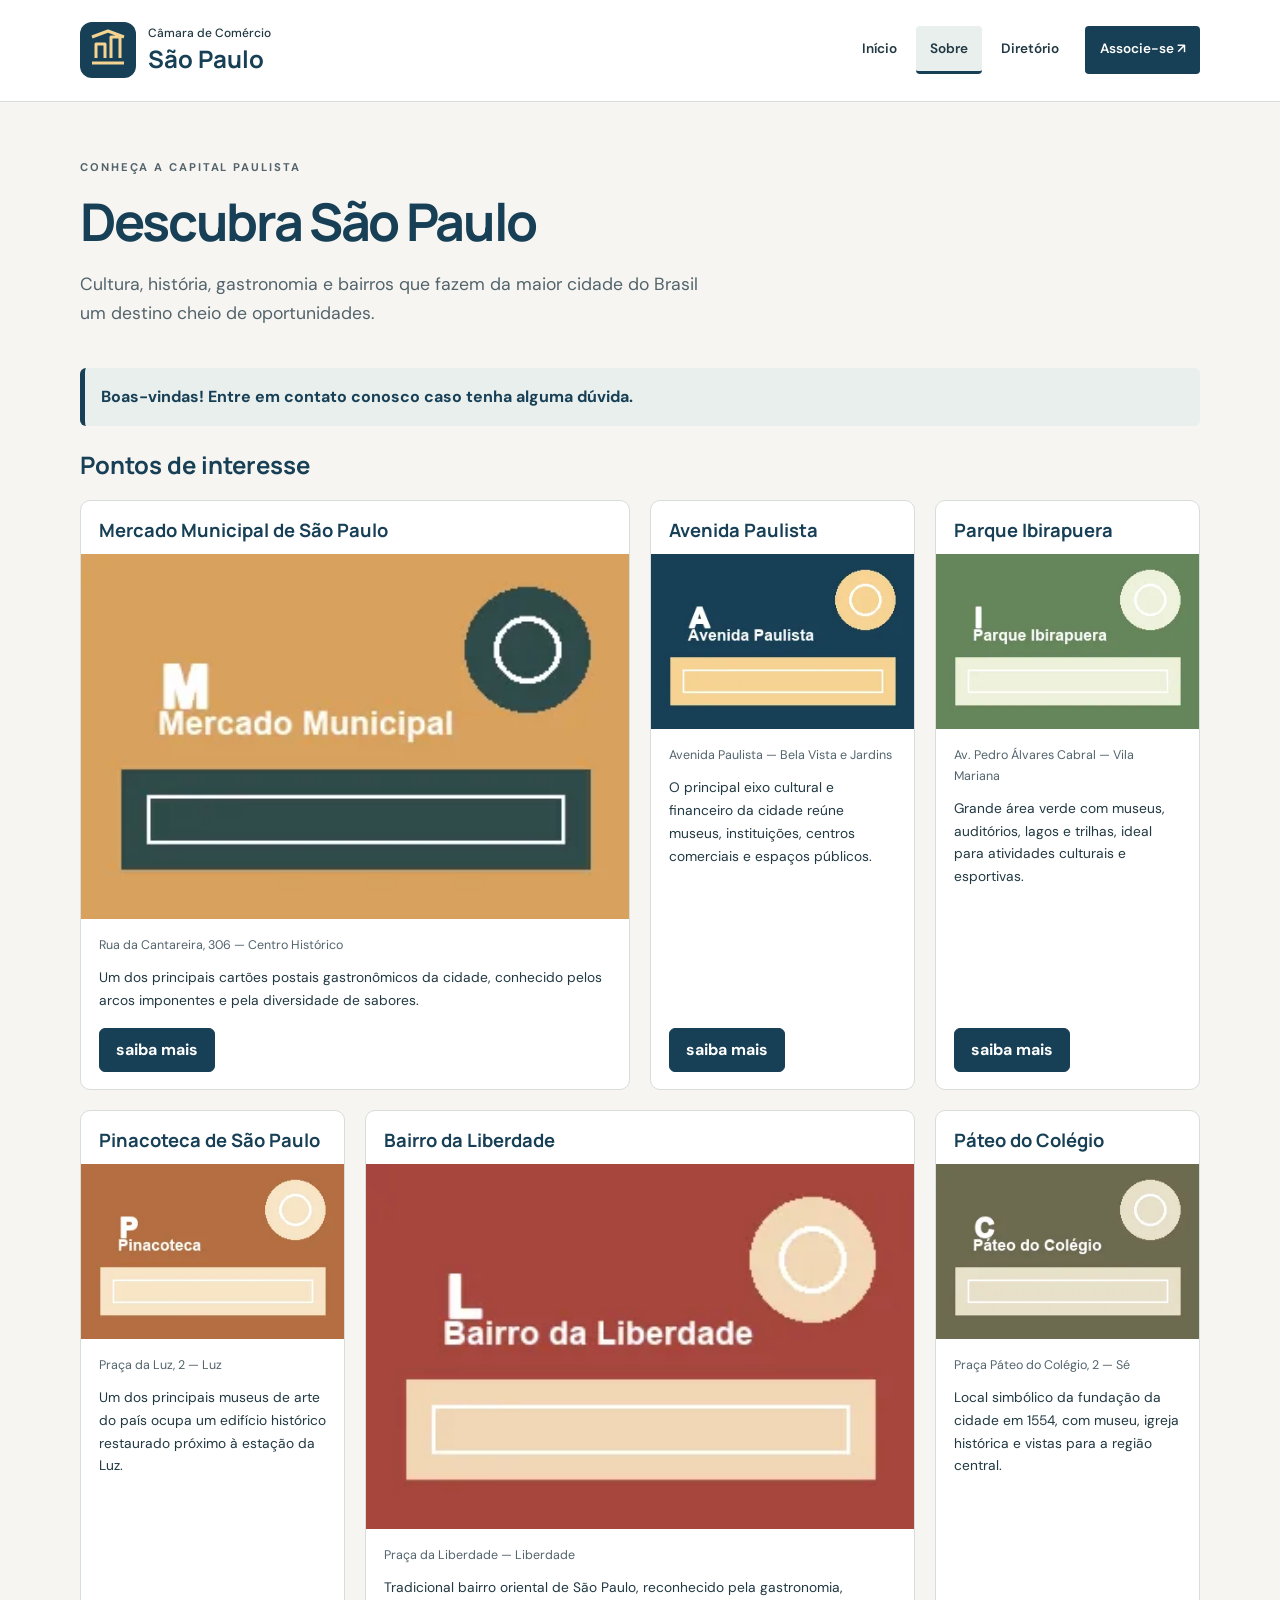
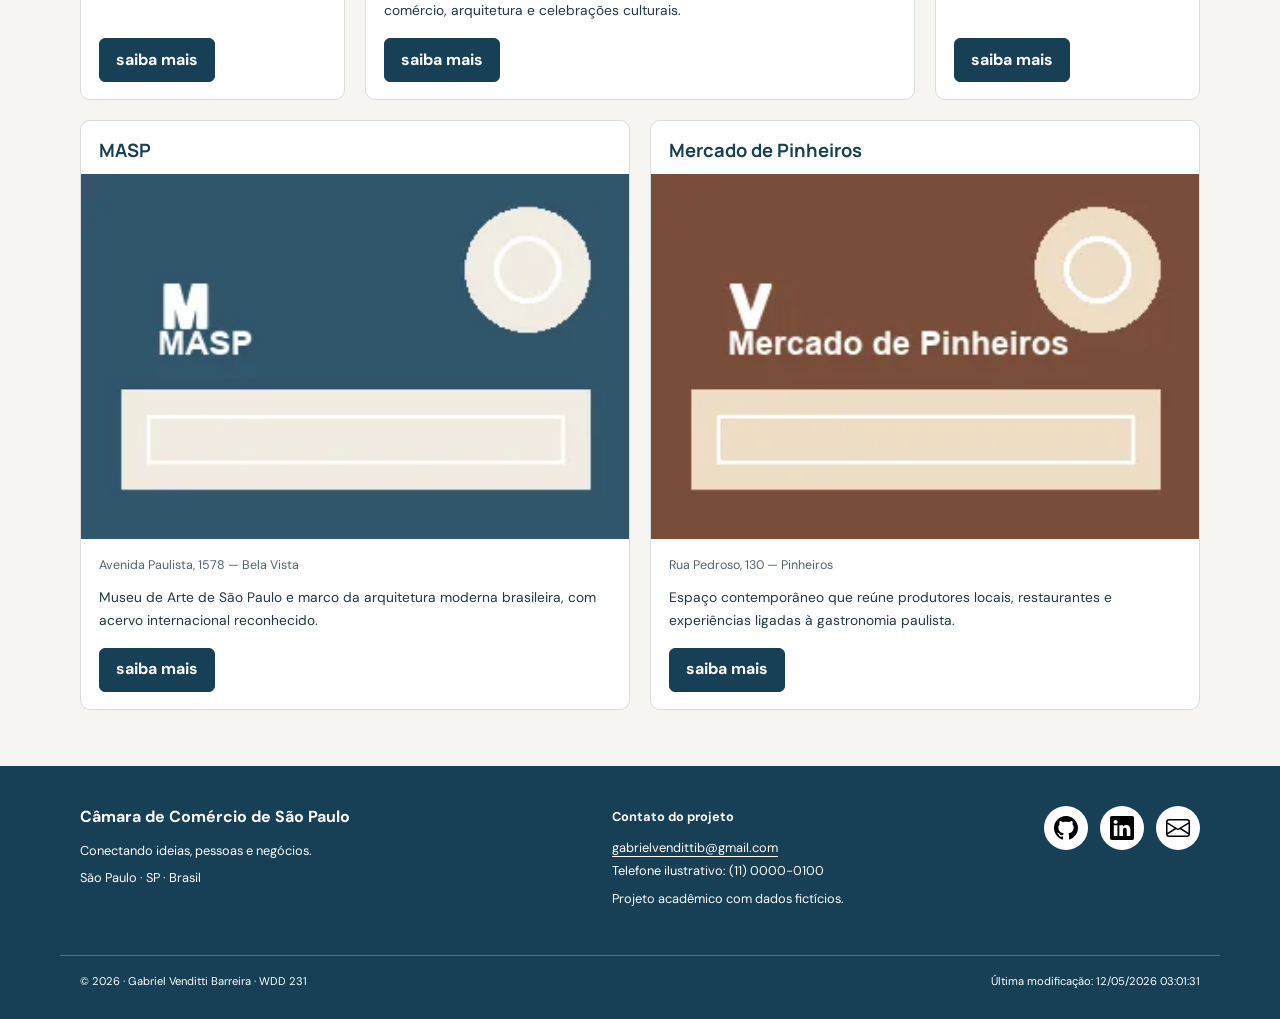
<file: camara/sobre.html>
<!doctype html>
<html lang="pt-BR">
  <head>
    <meta charset="UTF-8">
    <meta name="viewport" content="width=device-width, initial-scale=1">
    <title>Sobre São Paulo | Câmara de Comércio de São Paulo</title>
    <meta
      name="description"
      content="Explore o diretório acadêmico da Câmara de Comércio de São Paulo. Conheça sete empresas fictícias e alterne entre as visualizações em grade e lista.">
    <meta name="author" content="Gabriel Venditti Barreira">
    <meta
      property="og:title"
      content="Sobre São Paulo | Câmara de Comércio de São Paulo">
    <meta
      property="og:description"
      content="Conectando ideias, pessoas e negócios. Explore os membros deste projeto acadêmico de Câmara de Comércio.">
    <meta
      property="og:image"
      content="https://gabrielvendittibarreira.github.io/wdd231/camara/imagens/compartilhamento.png">
    <meta
      property="og:image:alt"
      content="Ilustração de edifícios em azul e dourado, identidade visual da Câmara">
    <meta
      property="og:url"
      content="https://gabrielvendittibarreira.github.io/wdd231/camara/sobre.html">
    <meta property="og:type" content="website">
    <meta property="og:locale" content="pt_BR">
    <link rel="icon" href="imagens/logo.svg" type="image/svg+xml">
    <link
      rel="canonical"
      href="https://gabrielvendittibarreira.github.io/wdd231/camara/sobre.html">
    <link rel="preconnect" href="https://fonts.googleapis.com">
    <link rel="preconnect" href="https://fonts.gstatic.com" crossorigin>
    <link
      href="https://fonts.googleapis.com/css2?family=DM+Sans:wght@400;500;600;700&family=Manrope:wght@600;700;800&display=swap"
      rel="stylesheet">
    <link rel="stylesheet" href="estilos/normalize.css">
    <link rel="stylesheet" href="estilos/telas-pequenas.css">
    <link rel="stylesheet" href="estilos/telas-grandes.css">
    <script src="scripts/site.js" defer></script>
    <script src="scripts/sobre.js" type="module"></script>
  </head>
  <body>
    <a class="pular" href="#conteudo">Pular para o conteúdo</a>
    <header>
      <div class="cabecalho limite">
        <a class="marca" href="index.html"
          ><img src="imagens/logo.svg" alt="" width="56" height="56"><span
            >Câmara de Comércio<strong>São Paulo</strong></span
          ></a
        >
        <button
          class="menu"
          id="botao-menu"
          type="button"
          aria-label="Abrir menu"
          aria-controls="navegacao"
          aria-expanded="false"
        >
          ☰
        </button>
        <nav id="navegacao" aria-label="Navegação principal">
          <ul>
            <li><a href="index.html">Início</a></li>
            <li><a href="sobre.html" aria-current="page">Sobre</a></li>
            <li><a href="diretorio.html">Diretório</a></li>
            <li>
              <a class="link-associacao" href="associacao.html"
                >Associe-se <span aria-hidden="true">↗</span></a
              >
            </li>
          </ul>
        </nav>
      </div>
    </header>
    <main id="conteudo" class="limite sobre-pagina">
      <div class="introducao sobre-introducao">
        <p class="sobretitulo">CONHEÇA A CAPITAL PAULISTA</p>
        <h1>Descubra São Paulo</h1>
        <p class="descricao">
          Cultura, história, gastronomia e bairros que fazem da maior cidade do
          Brasil um destino cheio de oportunidades.
        </p>
      </div>

      <aside id="mensagem-visita" class="mensagem-visita" aria-live="polite"></aside>

      <section class="galeria-sobre" aria-labelledby="titulo-interesses">
        <h2 id="titulo-interesses">Pontos de interesse</h2>
        <div id="cartoes-interesse" class="cartoes-interesse" aria-live="polite"></div>
      </section>
    </main>
    <footer>
      <div class="rodape limite">
        <div>
          <p class="nome-camara">Câmara de Comércio de São Paulo</p>
          <p>Conectando ideias, pessoas e negócios.</p>
          <p>São Paulo · SP · Brasil</p>
        </div>
        <div>
          <p class="titulo-rodape">Contato do projeto</p>
          <a href="mailto:gabrielvendittib@gmail.com"
            >gabrielvendittib@gmail.com</a
          >
          <p>Telefone ilustrativo: (11) 0000-0100</p>
          <p>Projeto acadêmico com dados fictícios.</p>
        </div>
        <div class="redes" role="group" aria-label="Redes e contato">
          <a
            href="https://github.com/GabrielVendittiBarreira/wdd231"
            aria-label="Repositório no GitHub"
            ><img
              src="imagens/github.svg"
              alt=""
              width="24"
              height="24"></a
          ><a
            href="https://www.linkedin.com/in/gabrielvendittibarreira/"
            aria-label="Perfil no LinkedIn"
            ><img
              src="imagens/linkedin.svg"
              alt=""
              width="24"
              height="24"></a
          ><a
            href="mailto:gabrielvendittib@gmail.com"
            aria-label="E-mail do desenvolvedor"
            ><img src="imagens/email.svg" alt="" width="24" height="24"></a>
        </div>
      </div>
      <div class="creditos limite">
        <p>
          © <span id="anoAtual"></span> · Gabriel Venditti Barreira · WDD 231
        </p>
        <p id="ultimaModificacao"></p>
      </div>
    </footer>
  </body>
</html>
</file>
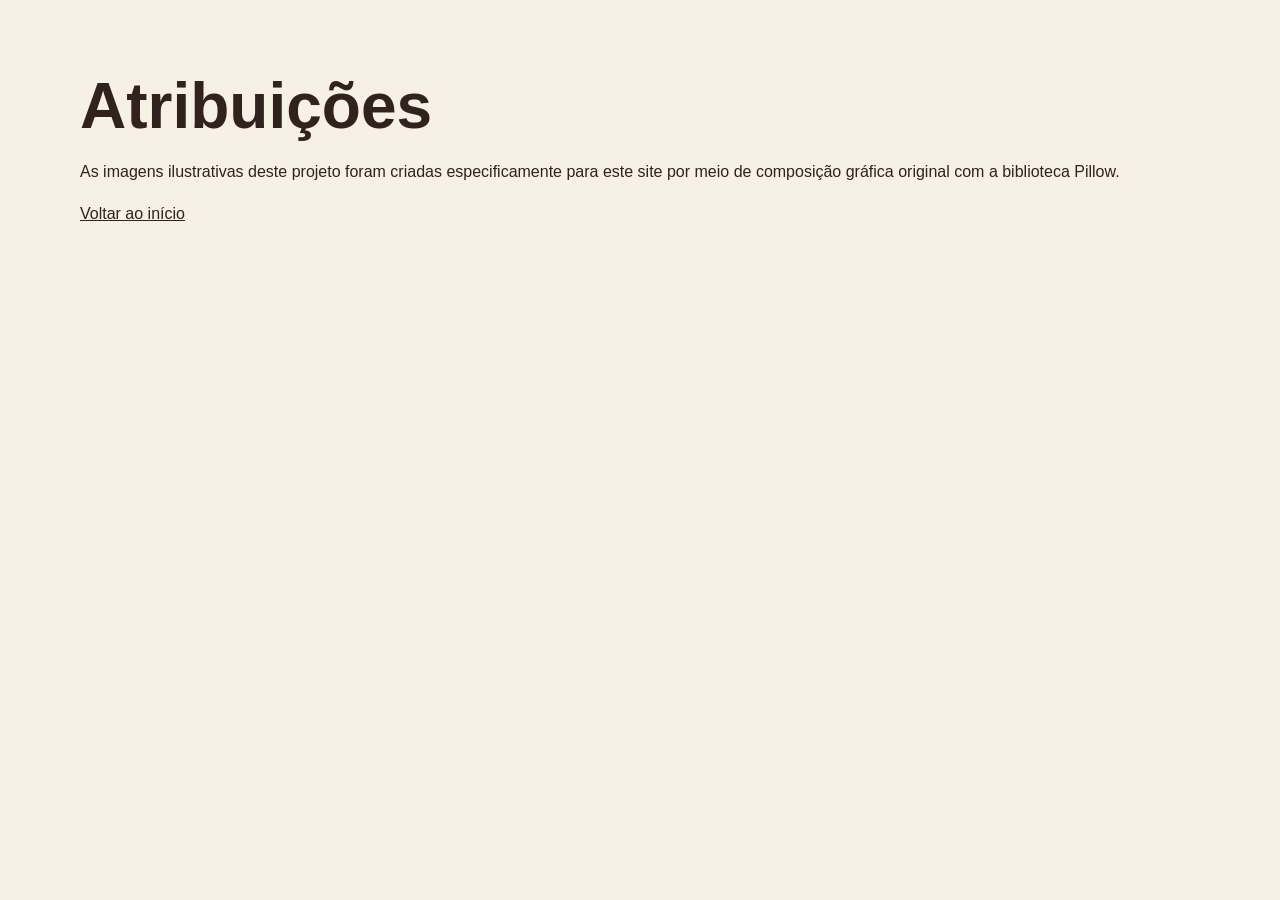
<file: projeto-final/atribuicoes.html>
<!doctype html>
<html lang="pt-BR">
  <head>
    <meta charset="UTF-8">
    <meta name="viewport" content="width=device-width, initial-scale=1">
    <title>Atribuições | Rota Café SP</title>
    <meta name="description" content="Atribuições de imagens e recursos utilizados no projeto Rota Café SP.">
    <meta name="author" content="Gabriel Venditti Barreira">
    <link rel="stylesheet" href="estilos.css">
  </head>
  <body>
    <main class="limite confirmacao">
      <h1>Atribuições</h1>
      <p>As imagens ilustrativas deste projeto foram criadas especificamente para este site por meio de composição gráfica original com a biblioteca Pillow.</p>
      <p><a href="index.html">Voltar ao início</a></p>
    </main>
  </body>
</html>
</file>
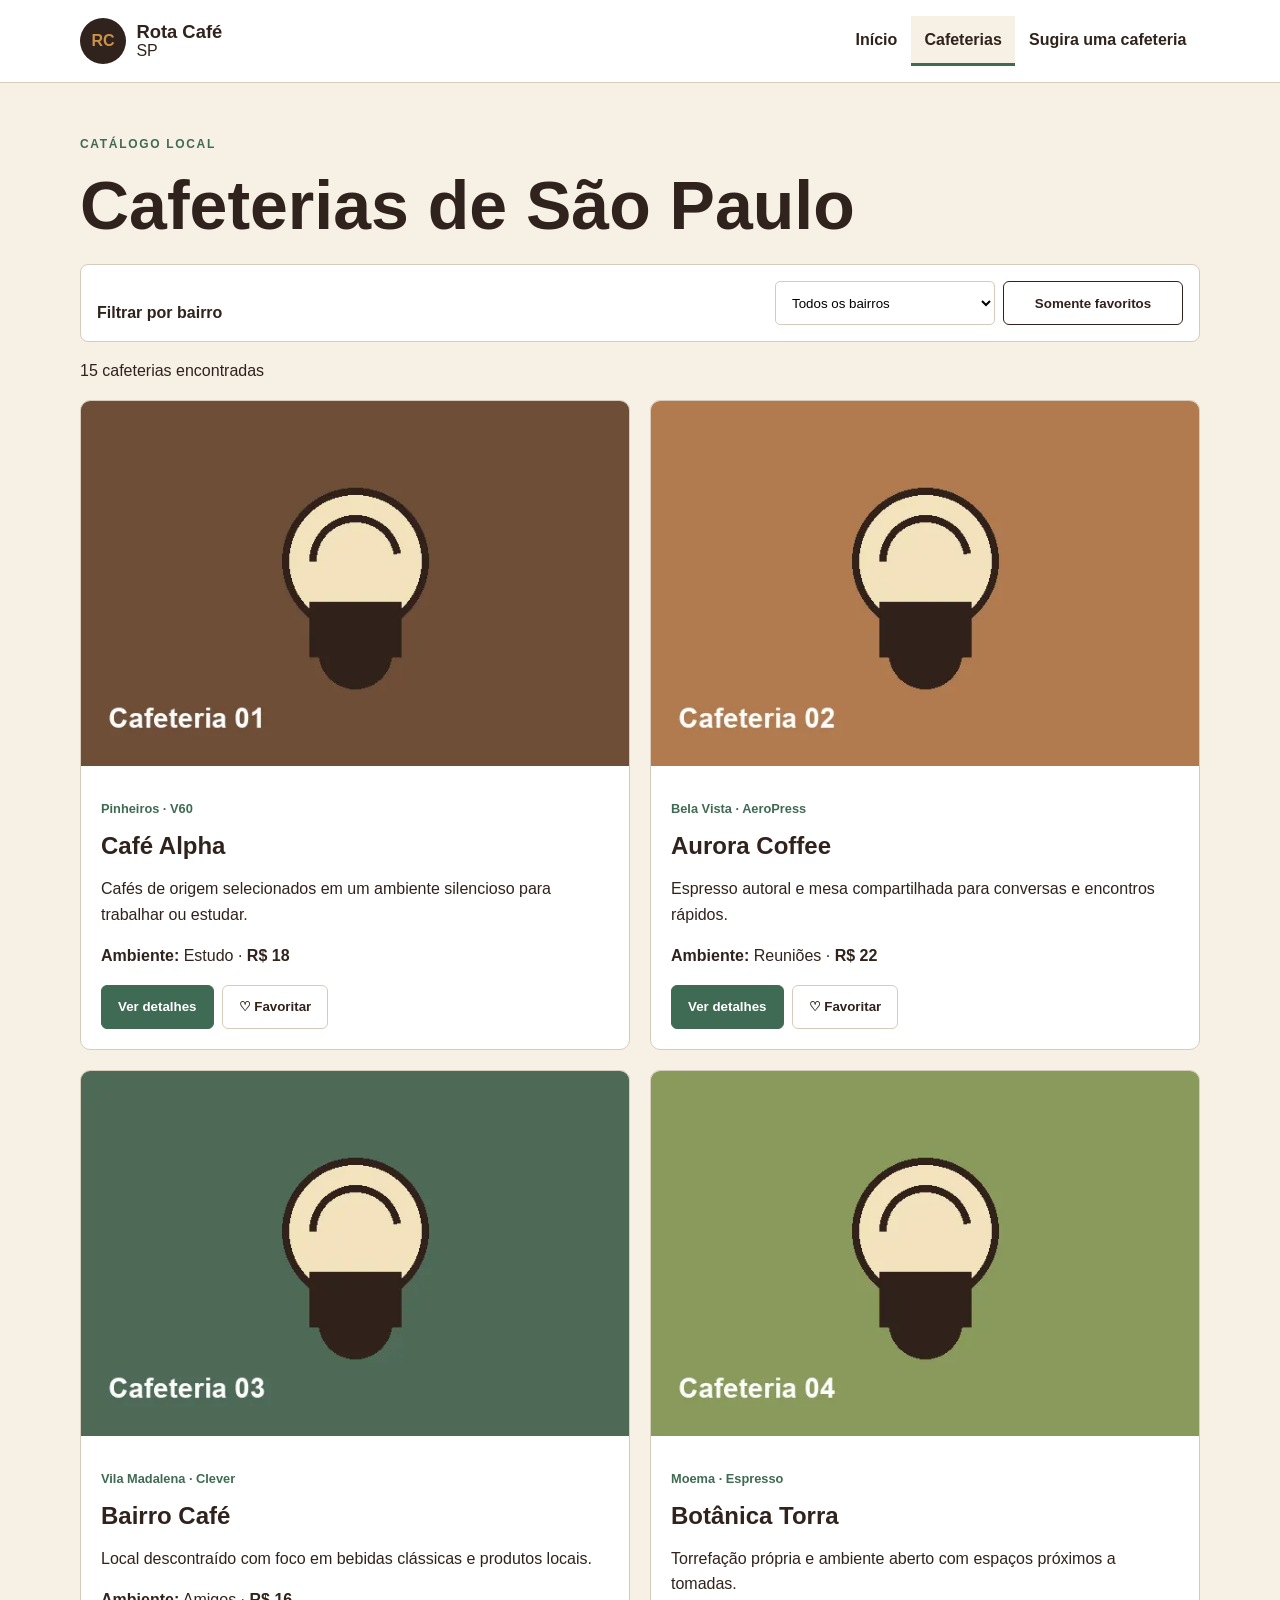
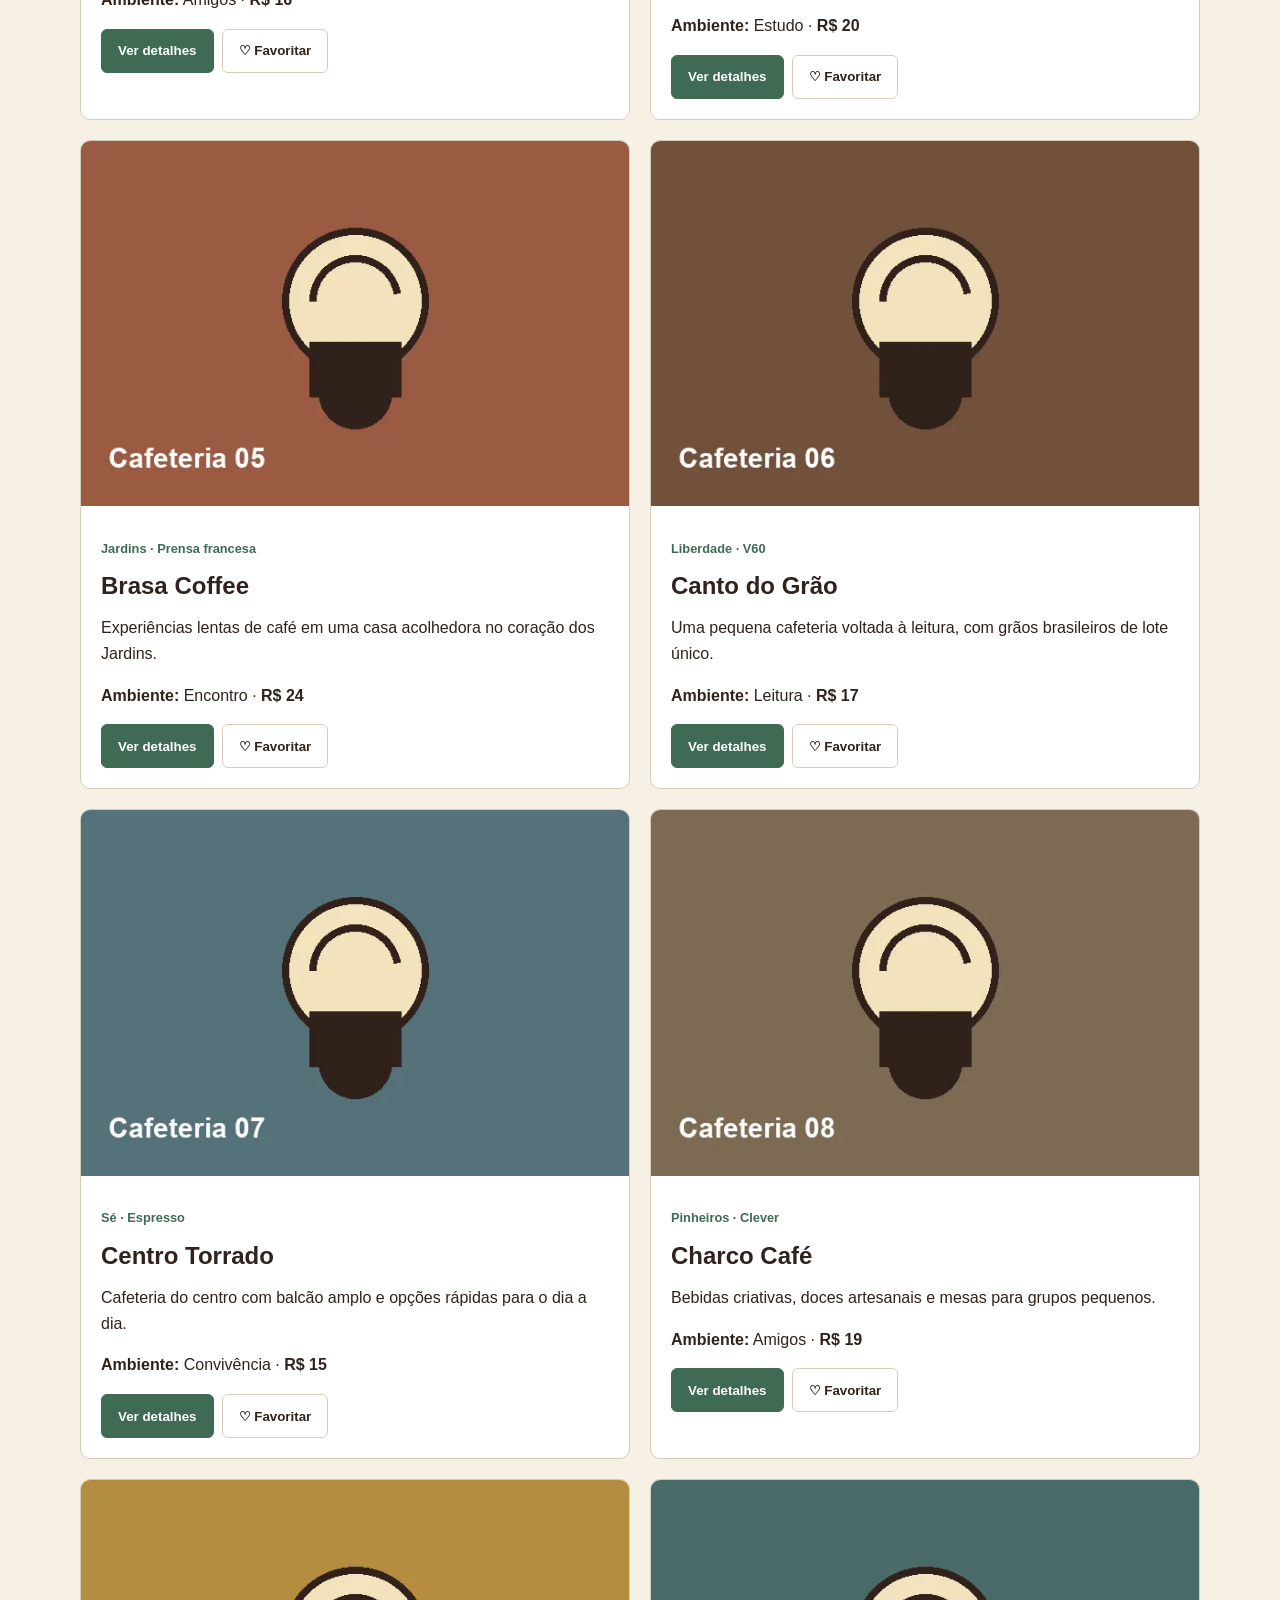
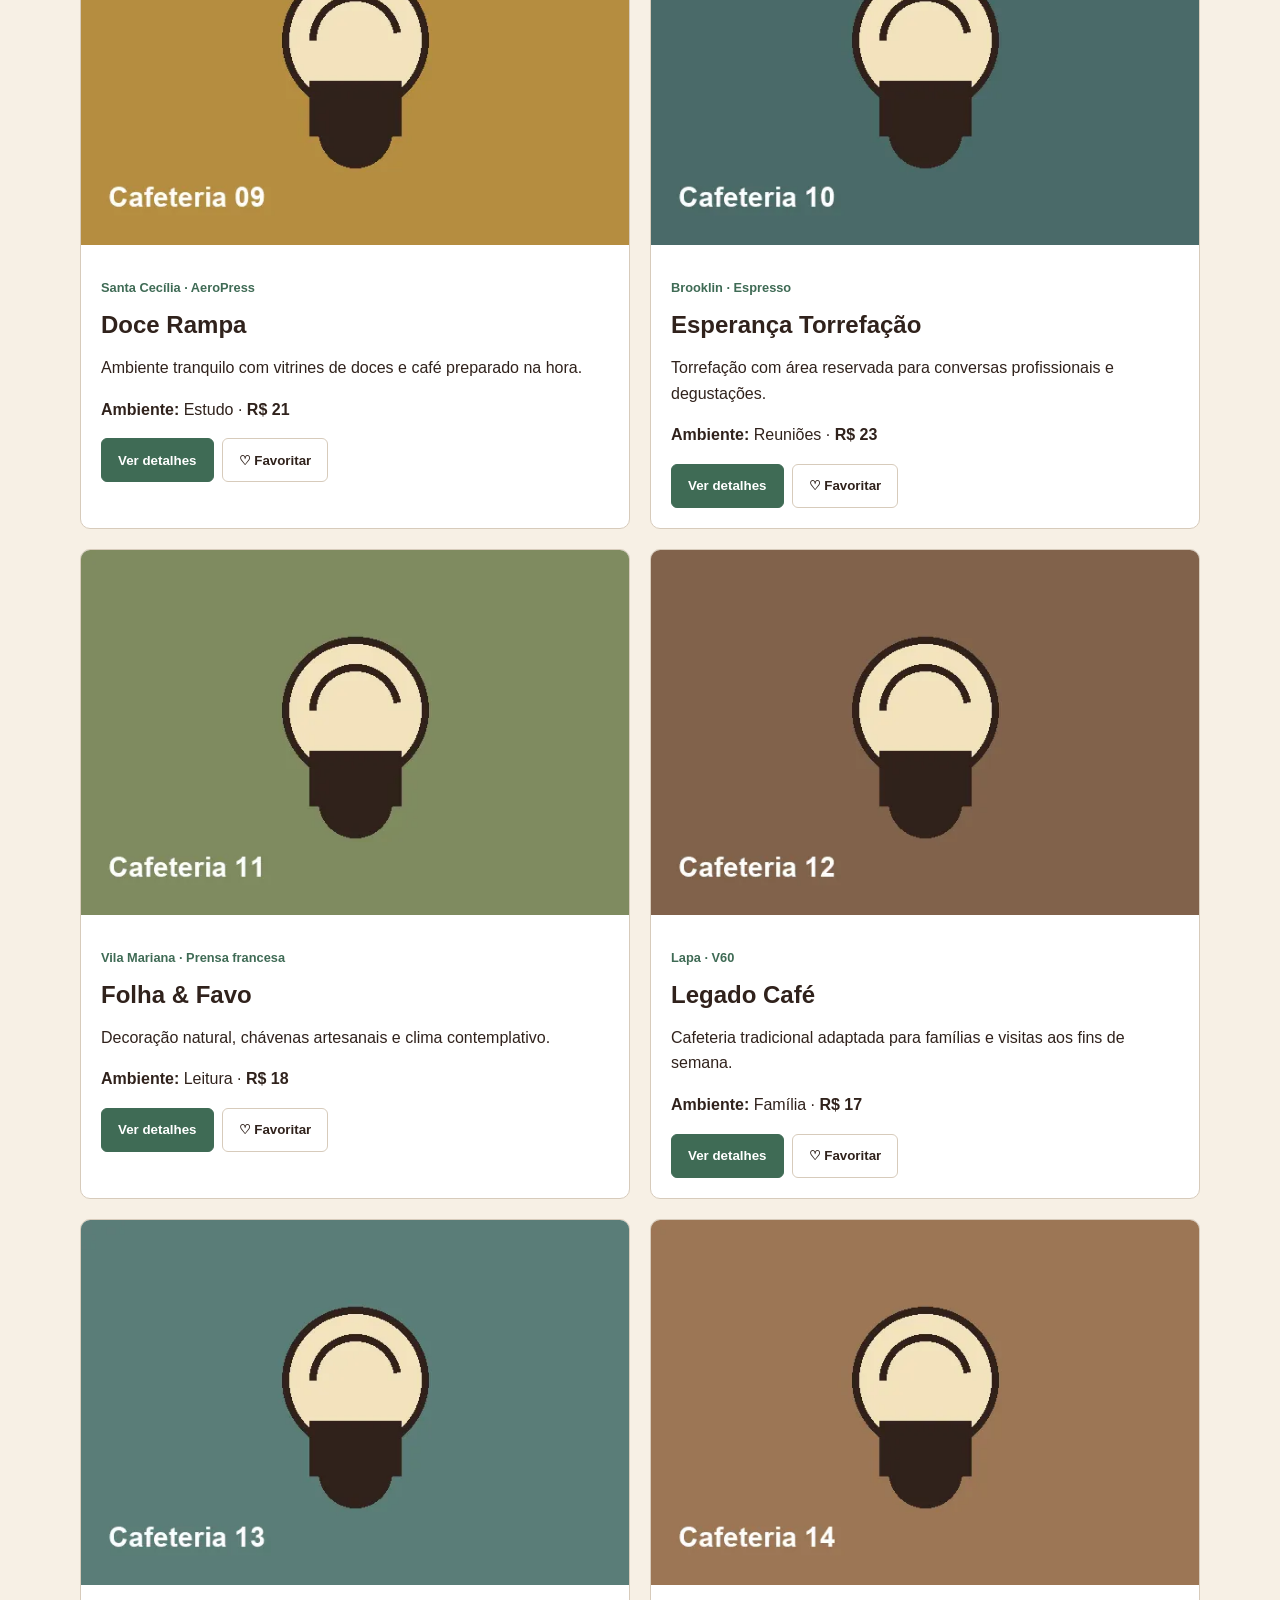
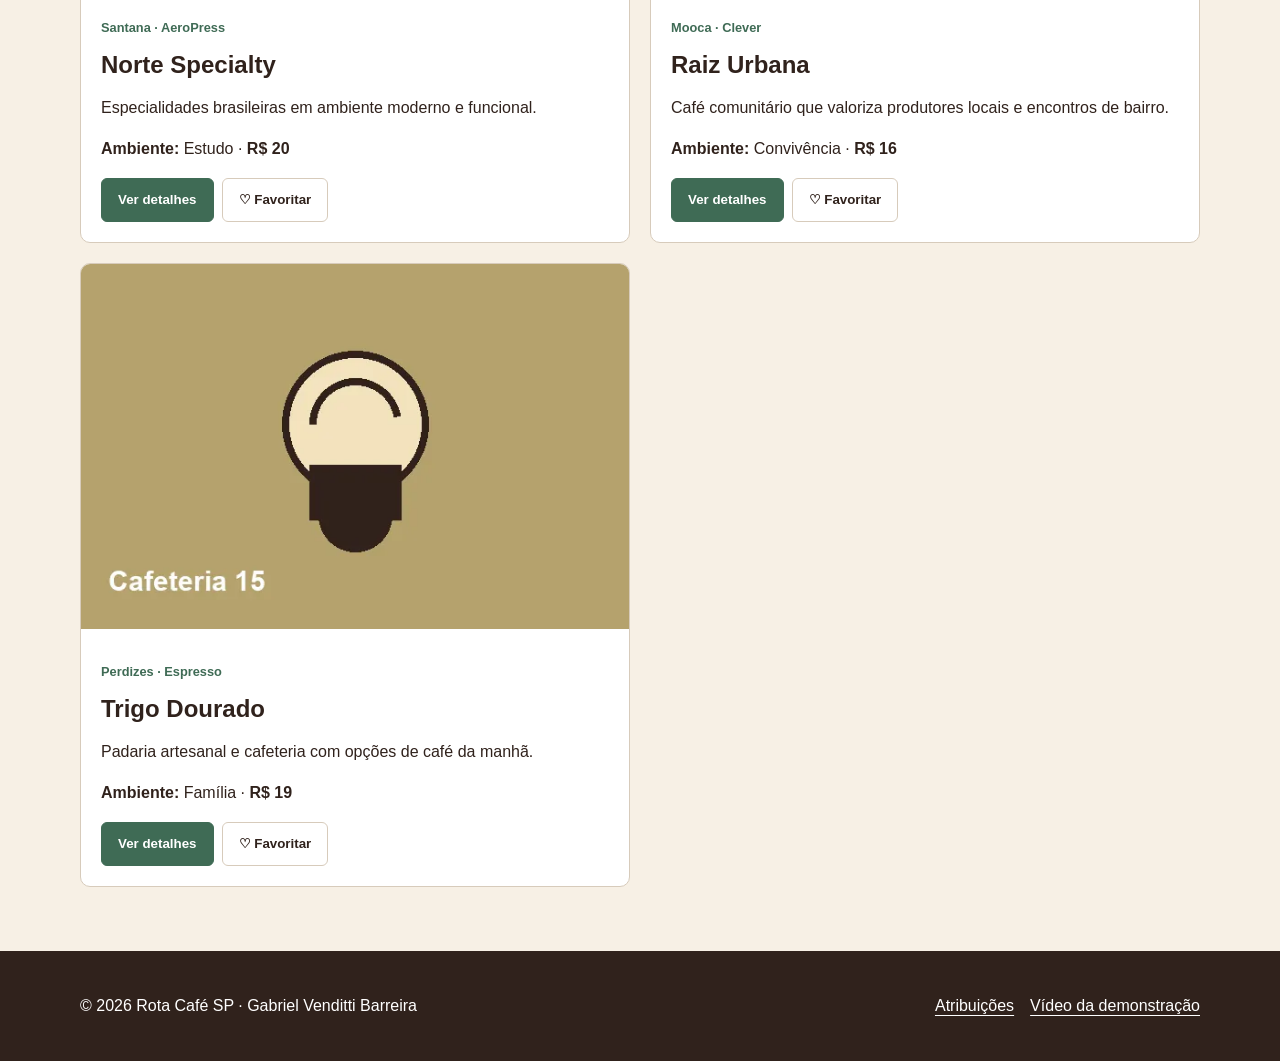
<file: projeto-final/cafeterias.html>
<!doctype html>
<html lang="pt-BR">
  <head>
    <meta charset="UTF-8">
    <meta name="viewport" content="width=device-width, initial-scale=1">
    <title>Cafeterias de São Paulo | Rota Café SP</title>
    <meta name="description" content="Consulte e filtre cafeterias independentes, bairros e métodos de preparo em São Paulo.">
    <meta name="author" content="Gabriel Venditti Barreira">
    <meta property="og:title" content="Cafeterias | Rota Café SP">
    <meta property="og:description" content="Descubra cafeterias independentes por bairro em São Paulo.">
    <meta property="og:type" content="website">
    <meta property="og:image" content="https://gabrielvendittibarreira.github.io/wdd231/projeto-final/imagens/alpha.webp">
    <link rel="icon" href="imagens/alpha.webp" type="image/webp">
    <link rel="stylesheet" href="estilos.css">
    <script src="scripts/cafeterias.js" type="module"></script>
  </head>
  <body>
    <header>
      <div class="cabecalho limite">
        <a class="marca" href="index.html"><span class="marca-simbolo" aria-hidden="true">RC</span><span><strong>Rota Café</strong> SP</span></a>
        <button id="botao-menu" class="menu" type="button" aria-expanded="false" aria-controls="navegacao" aria-label="Abrir menu">☰</button>
        <nav id="navegacao" aria-label="Navegação principal">
          <ul>
            <li><a href="index.html">Início</a></li>
            <li><a href="cafeterias.html" aria-current="page">Cafeterias</a></li>
            <li><a href="sugestoes.html">Sugira uma cafeteria</a></li>
          </ul>
        </nav>
      </div>
    </header>
    <main id="conteudo" class="limite pagina-catalogo">
      <div class="titulo-secao">
        <p class="sobretitulo">CATÁLOGO LOCAL</p>
        <h1>Cafeterias de São Paulo</h1>
      </div>
      <div class="controles">
        <label for="filtro-bairro">Filtrar por bairro</label>
        <select id="filtro-bairro">
          <option value="todos">Todos os bairros</option>
        </select>
        <button id="botao-favoritos" type="button" aria-pressed="false">Somente favoritos</button>
      </div>
      <p id="quantidade" role="status"></p>
      <div id="lista-cafeterias" class="lista-cafeterias" aria-live="polite"></div>
      <div id="erro-dados" class="erro" hidden>Não foi possível carregar as cafeterias.</div>
    </main>
    <dialog id="modal-cafeteria" aria-labelledby="modal-titulo">
      <div class="modal-cabecalho">
        <h2 id="modal-titulo"></h2>
        <button id="fechar-modal" type="button" aria-label="Fechar detalhes">×</button>
      </div>
      <div id="modal-conteudo"></div>
    </dialog>
    <footer>
      <div class="limite rodape">
        <p>© 2026 Rota Café SP · Gabriel Venditti Barreira</p>
        <div><a href="atribuicoes.html">Atribuições</a><a href="https://www.youtube.com/" target="_blank" rel="noopener noreferrer">Vídeo da demonstração</a></div>
      </div>
    </footer>
  </body>
</html>
</file>
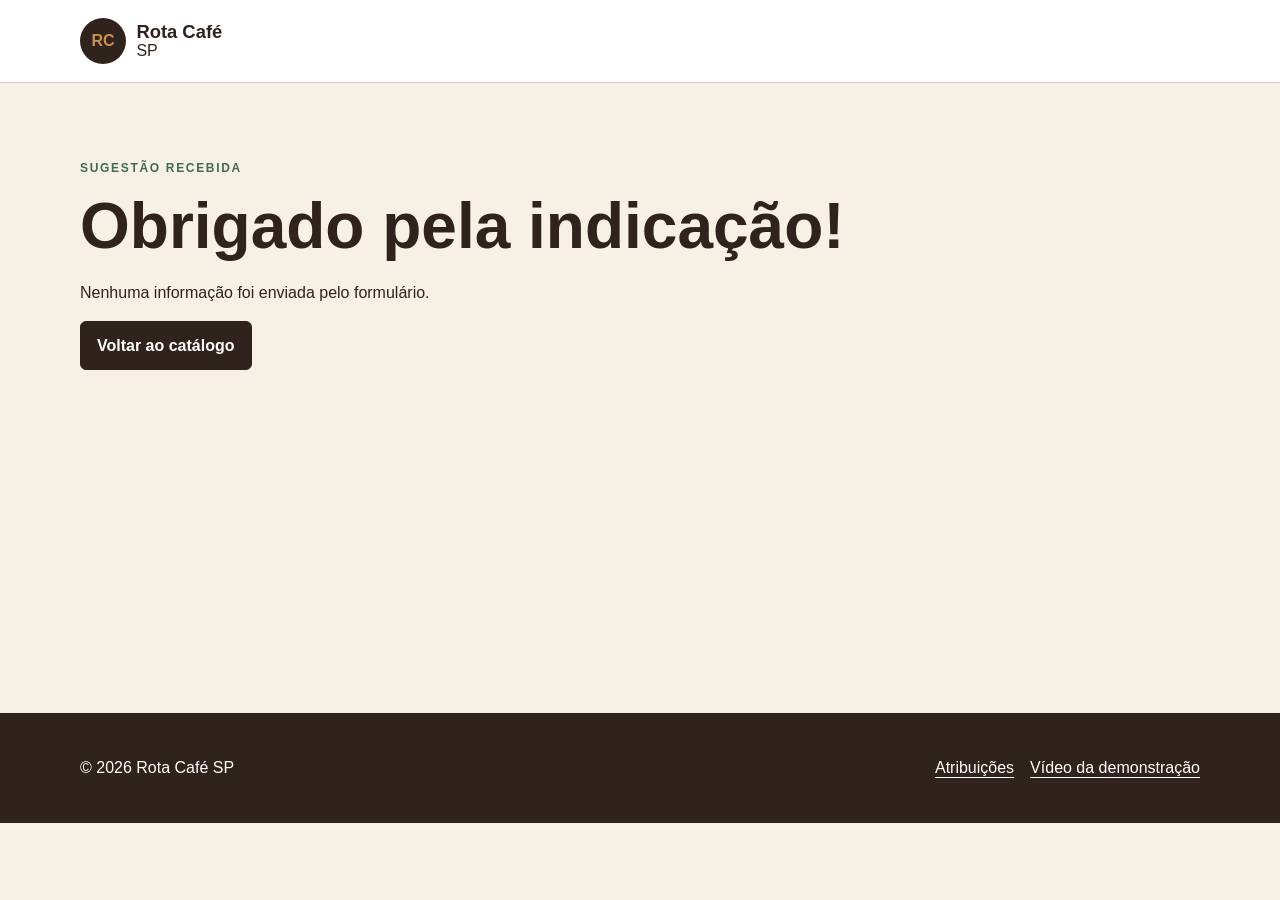
<file: projeto-final/obrigado.html>
<!doctype html>
<html lang="pt-BR">
  <head>
    <meta charset="UTF-8">
    <meta name="viewport" content="width=device-width, initial-scale=1">
    <title>Sugestão Recebida | Rota Café SP</title>
    <meta name="description" content="Confirmação de recebimento da sugestão de cafeteria.">
    <meta name="author" content="Gabriel Venditti Barreira">
    <link rel="icon" href="imagens/alpha.webp" type="image/webp">
    <link rel="stylesheet" href="estilos.css">
  </head>
  <body>
    <header><div class="cabecalho limite"><a class="marca" href="index.html"><span class="marca-simbolo" aria-hidden="true">RC</span><span><strong>Rota Café</strong> SP</span></a></div></header>
    <main id="conteudo" class="limite confirmacao">
      <p class="sobretitulo">SUGESTÃO RECEBIDA</p>
      <h1>Obrigado pela indicação!</h1>
      <div id="dados-enviados"></div>
      <a class="botao" href="cafeterias.html">Voltar ao catálogo</a>
    </main>
    <footer><div class="limite rodape"><p>© 2026 Rota Café SP</p><div><a href="atribuicoes.html">Atribuições</a><a href="https://www.youtube.com/" target="_blank" rel="noopener noreferrer">Vídeo da demonstração</a></div></div></footer>
    <script>
      const parametros = new URLSearchParams(location.search);
      const caixa = document.querySelector("#dados-enviados");
      const nome = parametros.get("nome");
      if (nome) {
        const cafeteria = parametros.get("cafeteria");
        const bairro = parametros.get("bairro");
        caixa.innerHTML = `<p><strong>${nome}</strong>, sua sugestão de <strong>${cafeteria}</strong> no bairro <strong>${bairro}</strong> foi registrada nesta demonstração.</p>`;
      } else {
        caixa.innerHTML = "<p>Nenhuma informação foi enviada pelo formulário.</p>";
      }
    </script>
  </body>
</html>
</file>
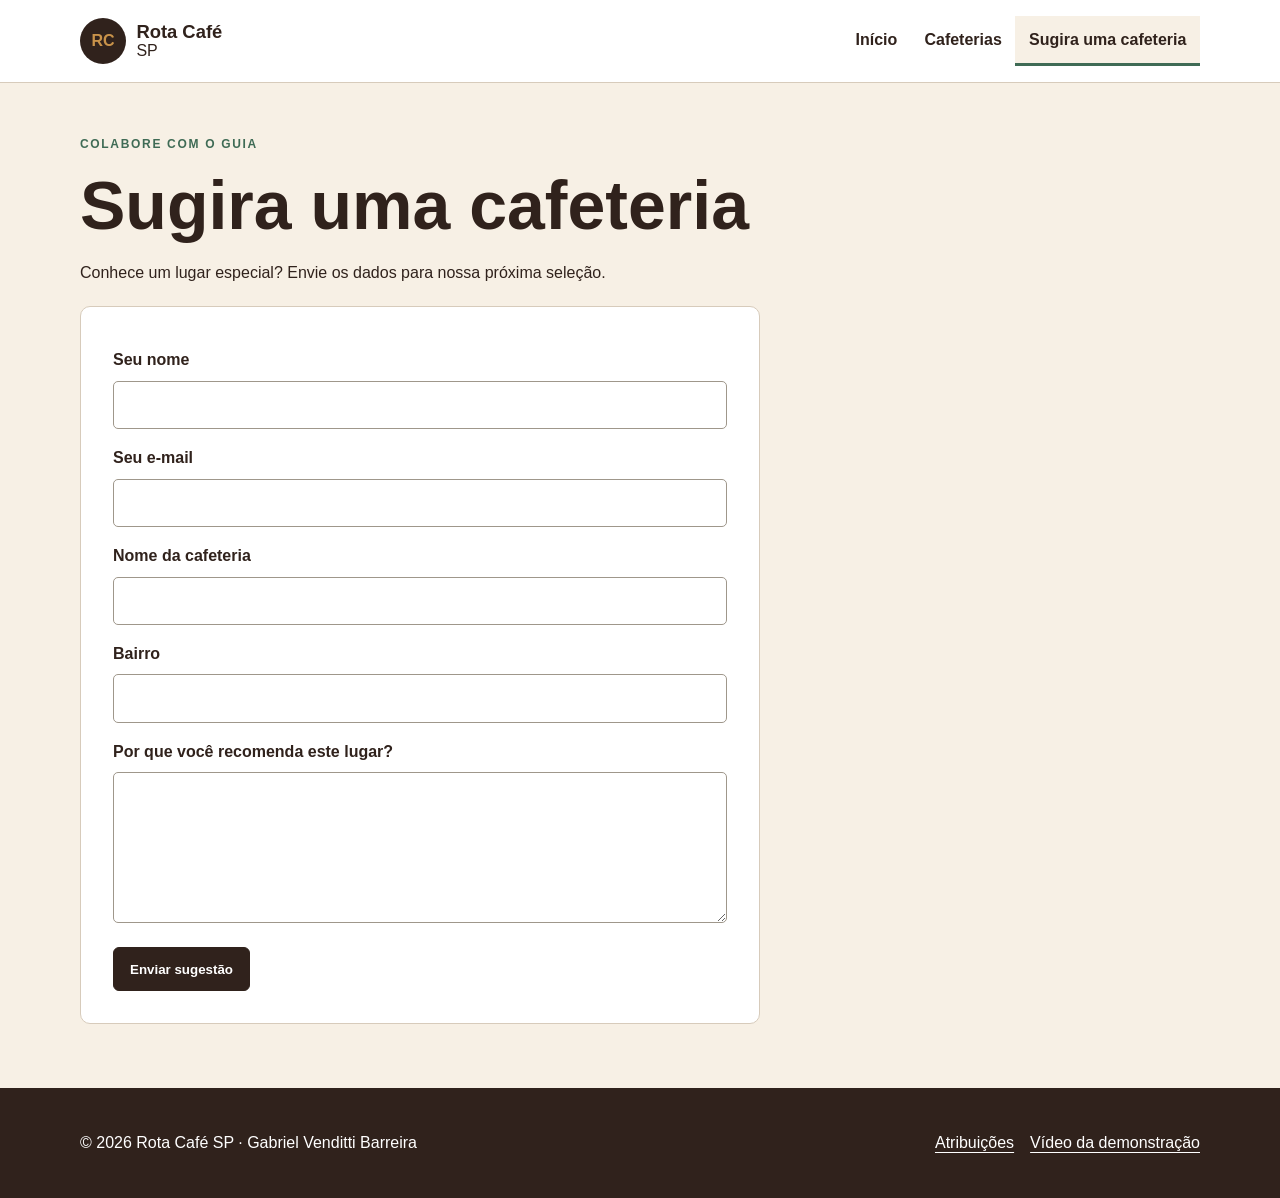
<file: projeto-final/sugestoes.html>
<!doctype html>
<html lang="pt-BR">
  <head>
    <meta charset="UTF-8">
    <meta name="viewport" content="width=device-width, initial-scale=1">
    <title>Sugira uma Cafeteria | Rota Café SP</title>
    <meta name="description" content="Envie uma sugestão de cafeteria independente para integrar o guia Rota Café SP.">
    <meta name="author" content="Gabriel Venditti Barreira">
    <meta property="og:title" content="Sugira uma Cafeteria | Rota Café SP">
    <meta property="og:description" content="Compartilhe uma cafeteria que merece ser descoberta.">
    <meta property="og:type" content="website">
    <meta property="og:image" content="https://gabrielvendittibarreira.github.io/wdd231/projeto-final/imagens/alpha.webp">
    <link rel="icon" href="imagens/alpha.webp" type="image/webp">
    <link rel="stylesheet" href="estilos.css">
    <script src="scripts/site.js" type="module"></script>
  </head>
  <body>
    <header>
      <div class="cabecalho limite">
        <a class="marca" href="index.html"><span class="marca-simbolo" aria-hidden="true">RC</span><span><strong>Rota Café</strong> SP</span></a>
        <button id="botao-menu" class="menu" type="button" aria-expanded="false" aria-controls="navegacao" aria-label="Abrir menu">☰</button>
        <nav id="navegacao" aria-label="Navegação principal">
          <ul><li><a href="index.html">Início</a></li><li><a href="cafeterias.html">Cafeterias</a></li><li><a href="sugestoes.html" aria-current="page">Sugira uma cafeteria</a></li></ul>
        </nav>
      </div>
    </header>
    <main id="conteudo" class="limite formulario-pagina">
      <div class="titulo-secao">
        <p class="sobretitulo">COLABORE COM O GUIA</p>
        <h1>Sugira uma cafeteria</h1>
        <p>Conhece um lugar especial? Envie os dados para nossa próxima seleção.</p>
      </div>
      <form action="obrigado.html" method="get">
        <label for="nome">Seu nome</label>
        <input id="nome" name="nome" type="text" autocomplete="name" required>
        <label for="email">Seu e-mail</label>
        <input id="email" name="email" type="email" autocomplete="email" required>
        <label for="cafeteria">Nome da cafeteria</label>
        <input id="cafeteria" name="cafeteria" type="text" required>
        <label for="bairro">Bairro</label>
        <input id="bairro" name="bairro" type="text" required>
        <label for="motivo">Por que você recomenda este lugar?</label>
        <textarea id="motivo" name="motivo" rows="5" required></textarea>
        <button class="botao" type="submit">Enviar sugestão</button>
      </form>
    </main>
    <footer>
      <div class="limite rodape">
        <p>© 2026 Rota Café SP · Gabriel Venditti Barreira</p>
        <div><a href="atribuicoes.html">Atribuições</a><a href="https://www.youtube.com/" target="_blank" rel="noopener noreferrer">Vídeo da demonstração</a></div>
      </div>
    </footer>
  </body>
</html>
</file>
<file: estilos/telas-pequenas.css>
/* Estilos base: primeiro as telas pequenas. */
:root {
  --tinta: #19333a;
  --primaria: #123b43;
  --acento: #dcebea;
  --papel: #fff;
  --fundo: #f4f6f5;
  --borda: #cedbd8;
  --secundaria: #496168;
  font-family: "DM Sans", sans-serif;
  color: var(--tinta);
  background: var(--fundo);
}
* {
  box-sizing: border-box;
}
body {
  margin: 0;
  line-height: 1.65;
}
button,
a {
  -webkit-tap-highlight-color: transparent;
}
button {
  font: inherit;
  cursor: pointer;
}
a {
  color: inherit;
}
img {
  max-width: 100%;
  height: auto;
}
button:focus-visible,
a:focus-visible {
  outline: 3px solid #b44d11;
  outline-offset: 4px;
}
.pular {
  position: absolute;
  top: -100px;
  left: 1rem;
  padding: 0.75rem;
  background: white;
  z-index: 5;
}
.pular:focus {
  top: 1rem;
}
.cabecalho {
  max-width: 1120px;
  margin: auto;
  padding: 1.25rem;
  display: grid;
  grid-template-columns: 48px 1fr 44px;
  gap: 1rem;
  align-items: center;
}
.cabecalho span {
  font-size: 1.05rem;
  font-weight: 700;
  line-height: 1.3;
}
.hamburguer {
  border: 1px solid var(--borda);
  border-radius: 8px;
  background: white;
  color: var(--primaria);
  width: 44px;
  height: 44px;
  font-size: 1.5rem;
}
.navegacao {
  display: none;
  background: var(--primaria);
  color: white;
}
.navegacao.exibir {
  display: block;
}
.navegacao ul {
  list-style: none;
  margin: 0 auto;
  padding: 0;
  max-width: 1120px;
}
.navegacao a {
  display: block;
  text-decoration: none;
  padding: 0.85rem 1.25rem;
  min-height: 48px;
  font-weight: 500;
  border-bottom: 3px solid transparent;
}
.navegacao a:hover {
  background: #234e56;
}
.navegacao a[aria-current] {
  background: #28565e;
  border-bottom-color: #a7d9cd;
}
main {
  max-width: 1120px;
  margin: 0 auto;
  padding: 1.6rem 1.25rem 2.5rem;
}
.sobretitulo {
  font-size: 0.7rem;
  letter-spacing: 0.16em;
  font-weight: 700;
  color: var(--secundaria);
  margin: 0 0 0.4rem;
}
h1 {
  font-size: 2rem;
  line-height: 1.2;
  letter-spacing: -0.035em;
  margin: 0 0 1.6rem;
}
h2 {
  font-size: 1.05rem;
  font-weight: 600;
  margin: 0;
  padding: 0.8rem 1.25rem;
  background: var(--primaria);
  color: white;
}
.apresentacao {
  display: grid;
  gap: 1.25rem;
}
.painel {
  border: 1px solid var(--borda);
  border-radius: 12px;
  overflow: hidden;
  background: white;
}
.texto-sobre {
  padding: 1.25rem;
}
.texto-sobre p {
  margin: 0 0 1rem;
}
.saudacao {
  font-size: 1.4rem;
  font-weight: 700;
  letter-spacing: -0.02em;
}
.local {
  display: inline-block;
  font-size: 0.8rem;
  color: var(--secundaria);
  border-top: 1px solid var(--borda);
  padding-top: 1rem;
}
.foto figure {
  margin: 0;
  display: grid;
  justify-items: center;
  gap: 0.65rem;
  padding: 1.4rem;
  background: #edf1ee;
}
.foto img {
  display: block;
  width: 200px;
  height: 254px;
  object-fit: cover;
  border-radius: 8px;
}
.foto figcaption {
  font-size: 0.8rem;
  color: var(--secundaria);
}
.certificados {
  margin-top: 1.25rem;
}
.conteudo-cursos {
  padding: 1.25rem;
}
.conteudo-cursos > p:first-child {
  margin: 0 0 1rem;
  color: var(--secundaria);
}
.filtros {
  display: flex;
  gap: 0.5rem;
  flex-wrap: wrap;
  margin-bottom: 1.25rem;
}
.filtros button {
  flex: 1 1 75px;
  min-height: 48px;
  border: 1px solid var(--borda);
  border-radius: 7px;
  background: var(--fundo);
  color: var(--tinta);
  padding: 0.65rem 0.4rem;
  font-size: 0.85rem;
  font-weight: 600;
}
.filtros button:hover {
  background: var(--acento);
}
.filtros button[aria-pressed="true"] {
  background: var(--primaria);
  color: white;
  border-color: var(--primaria);
}
.lista-cursos {
  display: grid;
  gap: 0.75rem;
}
.curso {
  padding: 1rem;
  border: 1px solid var(--borda);
  border-radius: 8px;
  background: #f4f6f5;
  min-width: 0;
}
.curso h3 {
  margin: 0;
  font-size: 1.05rem;
}
.curso p {
  margin: 0.25rem 0;
  font-size: 0.85rem;
}
.curso .estado {
  display: inline-block;
  margin-top: 0.6rem;
  color: var(--secundaria);
  font-size: 0.75rem;
}
.curso.concluido {
  background: #e2efea;
  border-color: #6e9d8f;
}
.curso.concluido .estado {
  color: #164c3b;
  font-weight: 700;
}
.resumo-creditos {
  text-align: center;
  font-weight: 600;
  margin: 1.4rem 0 0.25rem;
}
.legenda {
  text-align: center;
  font-size: 0.75rem;
  color: var(--secundaria);
  margin: 0;
}
footer {
  background: #e5ece9;
  text-align: center;
  padding: 1.5rem 1.25rem;
  color: var(--tinta);
  border-top: 1px solid var(--borda);
}
footer p {
  font-size: 0.85rem;
  margin: 0.3rem 0;
}
#ultimaModificacao {
  font-size: 0.75rem;
  color: var(--secundaria);
}
.redes {
  display: flex;
  justify-content: center;
  gap: 0.75rem;
  margin-bottom: 0.8rem;
}
.redes a {
  display: grid;
  place-items: center;
  min-width: 44px;
  min-height: 44px;
  background: white;
  border: 1px solid var(--borda);
  border-radius: 50%;
}
.redes a:hover {
  background: var(--acento);
}
</file>
<file: estilos/telas-grandes.css>
@media (min-width: 700px) {
  .cabecalho {
    grid-template-columns: 48px 1fr;
    padding: 1.5rem 1.25rem;
  }
  .cabecalho span {
    font-size: 1.4rem;
  }
  .hamburguer {
    display: none;
  }
  .navegacao {
    display: block;
  }
  .navegacao ul {
    display: flex;
  }
  .navegacao a {
    padding: 0.85rem 1.75rem;
  }
  main {
    padding-top: 2rem;
  }
  h1 {
    font-size: 2.5rem;
  }
  .apresentacao {
    grid-template-columns: minmax(0, 1.5fr) minmax(0, 1fr);
  }
  .texto-sobre {
    padding: 1.5rem 1.75rem;
  }
  .foto figure {
    height: calc(100% - 54px);
    align-content: center;
  }
  .lista-cursos {
    grid-template-columns: repeat(3, minmax(0, 1fr));
  }
  .filtros {
    max-width: 650px;
    margin: 1rem auto 1.5rem;
  }
  .conteudo-cursos {
    padding: 1.5rem;
  }
  .conteudo-cursos > p:first-child {
    text-align: center;
  }
  .certificados {
    margin-top: 1.5rem;
  }
}
</file>
<file: camara/estilos/telas-pequenas.css>
:root {
  --marinho: #173f55;
  --texto: #213842;
  --muted: #53646c;
  --papel: #fff;
  --fundo: #f6f5f1;
  --linha: #d7deda;
  --dourado: #f5d391;
  font-family: "DM Sans", sans-serif;
  color: var(--texto);
  background: var(--fundo);
}
* {
  box-sizing: border-box;
}
body {
  margin: 0;
  line-height: 1.65;
}
img {
  max-width: 100%;
  height: auto;
}
a {
  color: inherit;
}
button {
  font: inherit;
  cursor: pointer;
}
button,
a {
  -webkit-tap-highlight-color: transparent;
}
a:focus-visible,
button:focus-visible {
  outline: 3px solid #b5500e;
  outline-offset: 4px;
}
h1,
h2,
h3 {
  font-family: "Manrope", sans-serif;
  line-height: 1.25;
}
h1,
h2,
h3,
p {
  margin-top: 0;
}
.limite {
  max-width: 1160px;
  margin-inline: auto;
  padding-inline: 1.25rem;
}
.pular {
  position: absolute;
  left: 1rem;
  top: -100px;
  background: white;
  padding: 1rem;
  z-index: 10;
}
.pular:focus {
  top: 1rem;
}
header {
  background: white;
  border-bottom: 1px solid var(--linha);
}
.cabecalho {
  display: grid;
  grid-template-columns: minmax(0, 1fr) 44px;
  align-items: center;
  gap: 1rem;
  padding-block: 1.25rem;
}
.marca {
  display: flex;
  align-items: center;
  gap: 0.75rem;
  text-decoration: none;
  min-width: 0;
}
.marca img {
  width: 48px;
  height: 48px;
  flex-shrink: 0;
}
.marca span {
  font-size: 0.7rem;
  line-height: 1.4;
  font-weight: 500;
}
.marca strong {
  display: block;
  font-size: 1.2rem;
  font-family: "Manrope", sans-serif;
  color: var(--marinho);
}
.menu {
  width: 44px;
  height: 44px;
  background: var(--fundo);
  border: 1px solid var(--linha);
  border-radius: 7px;
  font-size: 1.4rem;
  color: var(--marinho);
}
nav {
  display: none;
  grid-column: 1/-1;
}
nav.aberta {
  display: block;
}
nav ul {
  list-style: none;
  margin: 0;
  padding: 0;
}
nav a {
  display: block;
  padding: 0.8rem 1rem;
  text-decoration: none;
  font-weight: 600;
  border-bottom: 3px solid transparent;
  min-height: 48px;
  border-radius: 4px;
}
nav a:hover {
  background: #edf1ef;
}
nav a[aria-current] {
  border-bottom-color: var(--marinho);
  background: #e8efed;
}
.link-associacao {
  color: var(--marinho);
}
main {
  padding-block: 2rem 3.5rem;
  min-height: 55vh;
}
.introducao {
  padding-block: 0.5rem 2rem;
  border-bottom: 1px solid var(--linha);
}
.sobretitulo {
  font-size: 0.7rem;
  letter-spacing: 0.17em;
  font-weight: 700;
  color: var(--muted);
  margin-bottom: 0.8rem;
}
h1 {
  font-size: 2.1rem;
  letter-spacing: -0.045em;
  color: var(--marinho);
  margin-bottom: 1rem;
}
.descricao {
  font-size: 1rem;
  color: var(--muted);
  max-width: 640px;
  margin-bottom: 0;
}
.barra-diretorio {
  display: flex;
  justify-content: space-between;
  align-items: center;
  gap: 1rem;
  flex-wrap: wrap;
  padding-block: 1.75rem 1rem;
}
.barra-diretorio h2 {
  font-size: 1.05rem;
  letter-spacing: -0.02em;
  margin-bottom: 0.35rem;
}
#quantidade {
  font-size: 0.8rem;
  color: var(--muted);
  margin-bottom: 0;
}
.visualizacoes {
  display: flex;
  gap: 0.35rem;
  border: 1px solid var(--linha);
  padding: 0.25rem;
  border-radius: 8px;
  background: white;
}
.visualizacoes button {
  min-height: 44px;
  padding: 0.45rem 0.85rem;
  border: 0;
  border-radius: 5px;
  background: white;
  color: var(--marinho);
  font-size: 0.85rem;
  font-weight: 700;
  display: flex;
  align-items: center;
  gap: 0.5rem;
}
.visualizacoes button span {
  font-size: 1.25rem;
}
.visualizacoes button:hover {
  background: #e8efed;
}
.visualizacoes button[aria-pressed="true"] {
  background: var(--marinho);
  color: white;
}
.aviso {
  font-size: 0.75rem;
  color: var(--muted);
  margin-bottom: 1.5rem;
  max-width: 850px;
}
.membros {
  display: grid;
  gap: 1.25rem;
}
.membro {
  background: white;
  border: 1px solid var(--linha);
  border-radius: 10px;
  overflow: hidden;
  min-width: 0;
}
.membro > img {
  display: block;
  width: 100%;
  height: 150px;
  object-fit: contain;
  background: #f0f2ef;
  padding: 1rem;
}
.corpo-membro {
  padding: 1.25rem;
  display: flex;
  flex-direction: column;
  align-items: flex-start;
}
.setor {
  font-size: 0.7rem;
  color: var(--muted);
  margin-bottom: 0.4rem;
}
.nome-membro {
  font-size: 1.2rem;
  letter-spacing: -0.025em;
  margin-bottom: 0.65rem;
}
.descricao-membro {
  font-size: 0.85rem;
  color: var(--muted);
  margin-bottom: 1rem;
  min-height: 2.8rem;
}
.endereco,
.telefone {
  font-size: 0.8rem;
  margin-bottom: 0.4rem;
  overflow-wrap: anywhere;
}
.site-membro {
  font-size: 0.8rem;
  font-weight: 700;
  text-underline-offset: 4px;
  color: var(--marinho);
  display: inline-flex;
  align-items: center;
  min-height: 44px;
}
.nivel {
  font-size: 0.65rem;
  font-weight: 700;
  padding: 0.25rem 0.65rem;
  border-radius: 4px;
  margin-top: 0.5rem;
  white-space: nowrap;
}
.nivel-1 {
  background: #edf0f1;
  color: #3b4c55;
}
.nivel-2 {
  background: #e5eaf0;
  color: #364657;
}
.nivel-3 {
  background: #f7e6bf;
  color: #604615;
}
.lista {
  gap: 0;
  border: 1px solid var(--linha);
  border-radius: 8px;
  overflow: hidden;
}
.lista .membro {
  border: 0;
  border-radius: 0;
}
.lista .membro:nth-child(even) {
  background: #eaf0ed;
}
.lista .membro + .membro {
  border-top: 1px solid var(--linha);
}
.lista .membro > img {
  display: none;
}
.lista .descricao-membro {
  display: none;
}
.lista .corpo-membro {
  padding: 1.1rem 1.25rem;
}
.lista .nivel {
  margin-top: 0.25rem;
}
.erro {
  border: 1px solid #945326;
  border-radius: 8px;
  padding: 1.5rem;
  background: #fff5eb;
}
.erro[hidden] {
  display: none;
}
.erro button,
.botao-principal {
  display: inline-block;
  padding: 0.65rem 1rem;
  min-height: 44px;
  background: var(--marinho);
  color: white;
  border: 1px solid var(--marinho);
  border-radius: 6px;
  font-weight: 600;
  text-decoration: none;
}
.botao-principal {
  margin-top: 1.5rem;
}
.sobre-introducao {
  border-bottom: 0;
  padding-bottom: 1.5rem;
}
.mensagem-visita {
  background: #e8efed;
  border-left: 5px solid var(--marinho);
  border-radius: 6px;
  padding: 1rem;
  margin-bottom: 1.5rem;
  color: var(--marinho);
  font-weight: 700;
}
.galeria-sobre h2 {
  color: var(--marinho);
  margin-bottom: 1.25rem;
}
.cartoes-interesse {
  display: grid;
  grid-template-areas:
    "interesse-1"
    "interesse-2"
    "interesse-3"
    "interesse-4"
    "interesse-5"
    "interesse-6"
    "interesse-7"
    "interesse-8";
  gap: 1.25rem;
}
.cartao-interesse {
  background: white;
  border: 1px solid var(--linha);
  border-radius: 10px;
  overflow: hidden;
  display: flex;
  flex-direction: column;
  min-width: 0;
}
.cartao-interesse h2 {
  order: 0;
  padding: 1.1rem 1.1rem 0;
  font-size: 1.15rem;
  margin-bottom: 0.75rem;
}
.cartao-interesse figure {
  order: 1;
  margin: 0;
  background: #edf1ef;
  aspect-ratio: 3 / 2;
  overflow: hidden;
}
.cartao-interesse figure img {
  width: 100%;
  height: 100%;
  object-fit: cover;
  transition: filter 0.25s ease, transform 0.25s ease;
}
.cartao-interesse address,
.cartao-interesse p {
  padding-inline: 1.1rem;
}
.cartao-interesse address {
  order: 2;
  margin-top: 1rem;
  font-size: 0.78rem;
  font-style: normal;
  color: var(--muted);
}
.cartao-interesse p {
  order: 3;
  font-size: 0.86rem;
  margin-block: 0.65rem 1rem;
  flex-grow: 1;
}
.cartao-interesse button {
  order: 4;
  align-self: flex-start;
  margin: 0 1.1rem 1.1rem;
  min-height: 44px;
  border: 1px solid var(--marinho);
  border-radius: 6px;
  background: var(--marinho);
  color: white;
  font-weight: 700;
  padding-inline: 1rem;
}
.heroi {
  position: relative;
  overflow: hidden;
  border-radius: 10px;
  background: var(--marinho);
  min-height: 360px;
}
.heroi > img {
  display: block;
  width: 100%;
  height: 360px;
  object-fit: cover;
}
.conteudo-heroi {
  position: absolute;
  left: 0;
  right: 0;
  bottom: 0;
  padding: 2.5rem 1.25rem 1.25rem;
  color: white;
  background: linear-gradient(transparent, rgba(23, 63, 85, 0.94));
}
.conteudo-heroi h1 {
  color: white;
  font-size: 1.85rem;
  margin-bottom: 1rem;
}
.conteudo-heroi .sobretitulo {
  color: #dbe7e3;
}
.chamada-acao {
  display: inline-block;
  min-height: 44px;
  padding: 0.7rem 1rem;
  border-radius: 6px;
  background: var(--dourado);
  color: #173f55;
  text-decoration: none;
  font-weight: 800;
}
.painel-inicio {
  display: grid;
  gap: 1.25rem;
  margin-block: 2rem;
}
.eventos,
.tempo,
.destaques {
  background: white;
  border: 1px solid var(--linha);
  border-radius: 10px;
  padding: 1.25rem;
}
.eventos h2,
.tempo h2,
.destaques h2 {
  color: var(--marinho);
  margin-bottom: 1rem;
}
.evento {
  display: grid;
  grid-template-columns: 58px 1fr;
  gap: 0.75rem;
  border-top: 1px solid var(--linha);
  padding-top: 1rem;
  margin-top: 1rem;
}
.evento h3 {
  font-size: 1rem;
  margin-bottom: 0.35rem;
}
.evento p {
  font-size: 0.82rem;
  color: var(--muted);
  margin-bottom: 0;
}
.evento .data-evento {
  text-align: center;
  color: var(--marinho);
  font-size: 0.65rem;
  font-weight: 800;
  border-right: 1px solid var(--linha);
  height: 62px;
}
.data-evento span {
  display: block;
  font-family: "Manrope", sans-serif;
  font-size: 1.55rem;
  line-height: 1.15;
}
.tempo-atual {
  display: flex;
  align-items: center;
  gap: 1rem;
  margin-bottom: 1rem;
}
.temperatura {
  color: var(--marinho);
  font-family: "Manrope", sans-serif;
  font-size: 2.8rem;
  font-weight: 800;
  line-height: 1;
}
.descricao-tempo {
  color: var(--muted);
  text-transform: capitalize;
  margin: 0;
}
.previsao {
  display: grid;
  grid-template-columns: repeat(3, 1fr);
  gap: 0.5rem;
  border-top: 1px solid var(--linha);
  padding-top: 1rem;
}
.dia-previsao {
  text-align: center;
  font-size: 0.75rem;
  color: var(--muted);
}
.dia-previsao strong {
  display: block;
  color: var(--marinho);
  font-size: 0.9rem;
  margin-top: 0.25rem;
}
.destaques {
  margin-bottom: 3rem;
}
.cabecalho-destaques {
  display: flex;
  justify-content: space-between;
  align-items: end;
  gap: 1rem;
  margin-bottom: 1.25rem;
}
.cabecalho-destaques h2 {
  margin-bottom: 0;
}
.cabecalho-destaques a {
  color: var(--marinho);
  font-size: 0.8rem;
  font-weight: 700;
  min-height: 44px;
  white-space: nowrap;
}
footer {
  background: var(--marinho);
  color: white;
}
.rodape {
  display: grid;
  gap: 1.5rem;
  padding-block: 2rem;
}
.rodape p {
  margin-bottom: 0.4rem;
  font-size: 0.8rem;
}
.rodape .nome-camara {
  font-size: 1rem;
  font-weight: 700;
  line-height: 1.4;
  margin-bottom: 0.7rem;
}
.rodape .titulo-rodape {
  font-weight: 700;
}
.rodape a {
  font-size: 0.8rem;
  overflow-wrap: anywhere;
  text-underline-offset: 4px;
}
.redes {
  display: flex;
  gap: 0.75rem;
  align-items: flex-start;
}
.redes a {
  width: 44px;
  height: 44px;
  border-radius: 50%;
  background: white;
  display: grid;
  place-items: center;
  flex-shrink: 0;
}
.redes a:hover {
  background: var(--dourado);
}
.redes img {
  width: 24px;
  height: 24px;
}
.creditos {
  border-top: 1px solid #537181;
  padding-block: 1rem 1.5rem;
}
.creditos p {
  font-size: 0.7rem;
  margin-bottom: 0.25rem;
}
</file>
<file: camara/estilos/telas-grandes.css>
@media (min-width: 760px) {
  .cabecalho {
    grid-template-columns: auto 1fr;
    padding-block: 1.4rem;
    gap: 2rem;
  }
  .marca img {
    width: 56px;
    height: 56px;
  }
  .marca span {
    font-size: 0.75rem;
  }
  .marca strong {
    font-size: 1.5rem;
  }
  .menu {
    display: none;
  }
  nav {
    display: block;
    grid-column: auto;
    justify-self: end;
  }
  nav ul {
    display: flex;
    align-items: center;
    gap: 0.25rem;
  }
  nav a {
    font-size: 0.85rem;
    padding: 0.7rem 0.9rem;
  }
  nav .link-associacao {
    background: var(--marinho);
    color: white;
    margin-left: 0.5rem;
    border-bottom-color: var(--marinho);
  }
  nav .link-associacao:hover {
    background: #28566b;
  }
  main {
    padding-top: 3rem;
  }
  .introducao {
    padding-block: 0.5rem 2.5rem;
  }
  h1 {
    font-size: 3.25rem;
  }
  .descricao {
    font-size: 1.1rem;
  }
  .heroi {
    min-height: 480px;
  }
  .heroi > img {
    height: 480px;
  }
  .conteudo-heroi {
    padding: 4rem 2.5rem 2.5rem;
  }
  .conteudo-heroi h1 {
    font-size: 3.25rem;
  }
  .painel-inicio {
    grid-template-columns: 1.35fr 0.65fr;
  }
  .destaques {
    padding: 2rem;
  }
  .cartoes-interesse {
    grid-template-columns: repeat(2, minmax(0, 1fr));
    grid-template-areas:
      "interesse-1 interesse-2"
      "interesse-3 interesse-4"
      "interesse-5 interesse-6"
      "interesse-7 interesse-8";
  }
  .cartao-interesse figure img:hover {
    filter: saturate(1.15) contrast(1.05);
    transform: scale(1.04);
  }
  .grade {
    grid-template-columns: repeat(2, minmax(0, 1fr));
  }
  .grade .membro {
    display: flex;
    flex-direction: column;
  }
  .grade .corpo-membro {
    flex-grow: 1;
  }
  .grade .descricao-membro {
    flex-grow: 1;
  }
  .rodape {
    grid-template-columns: 1.25fr 1fr auto;
    gap: 2rem;
    padding-block: 2.5rem;
  }
  .creditos {
    display: flex;
    justify-content: space-between;
    gap: 1rem;
  }
  .lista .corpo-membro {
    display: grid;
    grid-template-columns: 1.15fr 1.5fr 1fr;
    gap: 0.3rem 1.25rem;
    align-items: start;
  }
  .lista .nome-membro {
    grid-column: 1;
    grid-row: 1;
    font-size: 1rem;
    margin: 0;
  }
  .lista .setor {
    grid-column: 1;
    grid-row: 2;
    margin: 0;
  }
  .lista .endereco {
    grid-column: 2;
    grid-row: 1/3;
    margin: 0;
  }
  .lista .telefone {
    grid-column: 2;
    grid-row: 3;
    margin: 0;
  }
  .lista .site-membro {
    grid-column: 3;
    grid-row: 1/3;
    align-self: start;
    min-height: 44px;
  }
  .lista .nivel {
    grid-column: 3;
    grid-row: 3;
    justify-self: start;
    margin: 0;
  }
}
@media (min-width: 1040px) {
  .cartoes-interesse {
    grid-template-columns: repeat(4, minmax(0, 1fr));
    grid-template-areas:
      "interesse-1 interesse-1 interesse-2 interesse-3"
      "interesse-4 interesse-5 interesse-5 interesse-6"
      "interesse-7 interesse-7 interesse-8 interesse-8";
  }
  .grade {
    grid-template-columns: repeat(3, minmax(0, 1fr));
  }
  .membro > img {
    height: 160px;
  }
  .corpo-membro {
    padding: 1.5rem;
  }
}
</file>
<file: projeto-final/estilos.css>
:root {
  --cafe: #30221c;
  --creme: #f7f0e5;
  --verde: #3f6b55;
  --dourado: #c9934a;
  --texto: #30221c;
  --linha: #d7cbbb;
  --branco: #fff;
  font-family: "Trebuchet MS", Arial, sans-serif;
  color: var(--texto);
  background: var(--creme);
}
* { box-sizing: border-box; }
body { margin: 0; line-height: 1.6; }
img { max-width: 100%; height: auto; display: block; }
a { color: inherit; }
.limite { width: min(1120px, calc(100% - 2.5rem)); margin-inline: auto; }
header { background: var(--branco); border-bottom: 1px solid var(--linha); }
.cabecalho { min-height: 82px; display: grid; grid-template-columns: 1fr 44px; align-items: center; gap: 1rem; }
.marca { display: flex; align-items: center; gap: 0.65rem; text-decoration: none; color: var(--cafe); line-height: 1.15; }
.marca strong { display: block; font-size: 1.15rem; }
.marca-simbolo { width: 46px; height: 46px; border-radius: 50%; display: grid; place-items: center; background: var(--cafe); color: var(--dourado); font-weight: 800; }
.menu { width: 44px; height: 44px; border: 1px solid var(--linha); border-radius: 6px; background: var(--creme); color: var(--cafe); font-size: 1.35rem; }
nav { display: none; grid-column: 1 / -1; padding-bottom: 1rem; }
nav.aberta { display: block; }
nav ul { list-style: none; margin: 0; padding: 0; }
nav a { display: block; min-height: 48px; padding: 0.7rem 0.85rem; text-decoration: none; font-weight: 700; border-radius: 5px; }
nav a[aria-current] { background: var(--creme); border-bottom: 3px solid var(--verde); }
.sobretitulo { color: var(--verde); font-size: 0.75rem; font-weight: 800; letter-spacing: 0.14em; }
h1, h2, h3 { line-height: 1.15; color: var(--cafe); }
h1 { font-size: clamp(2.25rem, 9vw, 4.25rem); margin: 0.35rem 0 1rem; }
h2 { margin-block: 0 0.75rem; }
.heroi { display: grid; gap: 1.5rem; padding-block: 2.5rem; align-items: center; }
.heroi p:not(.sobretitulo) { max-width: 560px; }
.heroi img { border-radius: 12px; width: 100%; }
.botao, .controles button, .acoes-cartao button {
  display: inline-flex; align-items: center; justify-content: center; min-height: 44px;
  border: 1px solid var(--cafe); border-radius: 6px; background: var(--cafe); color: white;
  padding: 0.65rem 1rem; font-weight: 800; text-decoration: none; cursor: pointer;
}
.destaques { padding-block: 2.5rem 4rem; }
.titulo-secao { margin-bottom: 1.25rem; }
.grade-destaques { display: grid; gap: 1.25rem; }
.cartao-destaque { background: white; border: 1px solid var(--linha); border-radius: 10px; overflow: hidden; }
.cartao-destaque img { width: 100%; aspect-ratio: 3 / 2; object-fit: cover; }
.cartao-destaque div { padding: 1.25rem; }
.cartao-destaque p { font-size: 0.9rem; }
.cartao-destaque div > p:first-child { color: var(--verde); font-weight: 800; }
.cartao-destaque a { color: var(--verde); font-weight: 800; }
.pagina-catalogo { min-height: 70vh; padding-block: 2.5rem 4rem; }
.controles { display: grid; gap: 0.5rem; background: white; border: 1px solid var(--linha); border-radius: 8px; padding: 1rem; margin-bottom: 1rem; }
.controles label { font-weight: 800; }
.controles select { min-height: 44px; border: 1px solid var(--linha); border-radius: 5px; padding-inline: 0.75rem; background: white; }
.controles button { background: white; color: var(--cafe); }
.controles button[aria-pressed="true"] { background: var(--verde); color: white; border-color: var(--verde); }
.lista-cafeterias { display: grid; gap: 1.25rem; }
.cartao-cafeteria { background: white; border: 1px solid var(--linha); border-radius: 10px; overflow: hidden; }
.cartao-cafeteria > img { width: 100%; aspect-ratio: 3 / 2; object-fit: cover; }
.cartao-cafeteria > div { padding: 1.25rem; }
.cartao-cafeteria h2 { margin-bottom: 0.5rem; }
.bairro { color: var(--verde); font-size: 0.8rem; font-weight: 800; }
.acoes-cartao { display: flex; flex-wrap: wrap; gap: 0.5rem; }
.acoes-cartao button { background: var(--verde); border-color: var(--verde); }
.acoes-cartao .favorito { background: white; color: var(--cafe); border-color: var(--linha); }
.erro { border: 1px solid #9a3d32; padding: 1rem; background: #fff4ef; }
.erro[hidden] { display: none; }
dialog { width: min(560px, calc(100% - 2rem)); border: 0; border-radius: 10px; padding: 0; box-shadow: 0 20px 60px rgb(0 0 0 / 25%); }
dialog::backdrop { background: rgb(48 34 28 / 65%); }
.modal-cabecalho { display: flex; justify-content: space-between; align-items: center; gap: 1rem; border-bottom: 1px solid var(--linha); padding: 1rem 1.25rem; }
.modal-cabecalho h2 { margin: 0; }
.modal-cabecalho button { width: 44px; height: 44px; border: 0; background: transparent; font-size: 1.5rem; cursor: pointer; }
#modal-conteudo { padding: 1.25rem; }
#modal-conteudo img { width: 100%; border-radius: 6px; margin-bottom: 1rem; }
.formulario-pagina { min-height: 70vh; padding-block: 2.5rem 4rem; }
form { max-width: 680px; display: grid; gap: 0.5rem; background: white; border: 1px solid var(--linha); border-radius: 10px; padding: 1.25rem; }
form label { margin-top: 0.5rem; font-weight: 800; }
form input, form textarea { width: 100%; min-height: 44px; border: 1px solid #9f978b; border-radius: 5px; padding: 0.65rem; font: inherit; }
form textarea { resize: vertical; }
form .botao { justify-self: start; margin-top: 1rem; }
.confirmacao { min-height: 70vh; padding-block: 4rem; }
.confirmacao h1 { font-size: clamp(2.25rem, 8vw, 4rem); }
footer { background: var(--cafe); color: white; }
.rodape { min-height: 110px; display: flex; align-items: center; justify-content: space-between; gap: 1rem; flex-wrap: wrap; padding-block: 1.5rem; }
.rodape div { display: flex; gap: 1rem; flex-wrap: wrap; }
.rodape a { text-underline-offset: 4px; }
a:focus-visible, button:focus-visible, input:focus-visible, select:focus-visible, textarea:focus-visible { outline: 3px solid var(--dourado); outline-offset: 3px; }
@media (min-width: 760px) {
  .cabecalho { grid-template-columns: auto 1fr; }
  .menu { display: none; }
  nav { display: block; grid-column: auto; justify-self: end; padding: 0; }
  nav ul { display: flex; }
  nav a { border-bottom: 3px solid transparent; border-radius: 0; }
  .heroi { grid-template-columns: 1fr 1fr; padding-block: 4.5rem; }
  .grade-destaques { grid-template-columns: repeat(3, minmax(0, 1fr)); }
  .controles { grid-template-columns: auto 220px 180px; align-items: end; }
  .controles button { align-self: end; }
  .lista-cafeterias { grid-template-columns: repeat(2, minmax(0, 1fr)); }
  form { padding: 2rem; }
}
</file>
<file: camara/estilos/associacao.css>
.layout-associacao { display: grid; gap: 2rem; padding-top: 2rem; align-items: start; }
.painel-formulario, .cartao-plano { background: var(--papel); border: 1px solid var(--linha); border-radius: 12px; padding: 1.5rem; min-width: 0; }
.painel-formulario h2, .planos h2 { font-size: 1.4rem; color: var(--marinho); }
.ajuda { color: var(--muted); font-size: .85rem; }
.formulario-associacao { display: grid; gap: 1.15rem; }
.formulario-associacao label { display: grid; gap: .4rem; font-weight: 600; }
.formulario-associacao input:not([type="hidden"]), .formulario-associacao select, .formulario-associacao textarea { width: 100%; min-width: 0; min-height: 48px; padding: .7rem .8rem; border: 1px solid #77868c; border-radius: 6px; background: white; color: var(--texto); font: inherit; font-weight: 400; }
.formulario-associacao input::placeholder { color: var(--muted); opacity: 1; }
.formulario-associacao textarea { resize: vertical; }
.formulario-associacao :is(input, select, textarea):focus-visible { outline: 3px solid #b5500e; outline-offset: 3px; }
.formulario-associacao .ajuda { margin: -.7rem 0 0; }
.formulario-associacao .botao-principal { margin-top: .25rem; }
.cartao-plano { margin-top: 1rem; border-left: 5px solid var(--marinho); animation: entrada-plano .65s ease-out both; animation-delay: calc(var(--ordem) * 100ms); }
.cartao-plano h3 { font-size: 1.65rem; margin-bottom: .3rem; }
.cartao-plano .sobretitulo { font-size: .65rem; margin-bottom: .5rem; }
.cartao-plano p { margin-bottom: .65rem; }
.cartao-plano a { display: inline-flex; align-items: center; gap: .5rem; min-height: 44px; font-weight: 700; color: var(--marinho); text-underline-offset: 4px; }
.plano-bronze { border-left-color: #936133; }
.plano-silver { border-left-color: #687b86; }
.plano-gold { border-left-color: #b38425; background: #fffbf2; }
.preco { font-weight: 700; color: var(--marinho); }
dialog { width: min(92vw, 520px); max-height: 85vh; overflow-y: auto; border: 1px solid var(--linha); border-radius: 12px; padding: 2rem; background: white; color: var(--texto); }
dialog::backdrop { background: rgb(13 35 48 / 65%); }
dialog h2 { color: var(--marinho); }
dialog li { margin-bottom: .65rem; }
dialog .botao-principal { margin-top: .5rem; }
body:has(dialog[open]) { overflow: hidden; }
.confirmacao { max-width: 760px; margin-top: 2rem; }
.confirmacao dl { margin-bottom: 0; }
.confirmacao dt { font-size: .85rem; color: var(--muted); font-weight: 600; }
.confirmacao dd { margin: 0 0 1rem; padding-bottom: .75rem; border-bottom: 1px solid var(--linha); overflow-wrap: anywhere; }
@keyframes entrada-plano { from { opacity: 0; transform: translateY(16px); } to { opacity: 1; transform: translateY(0); } }
@media (min-width: 900px) { .layout-associacao { grid-template-columns: minmax(0, 1.2fr) minmax(0, 1fr); gap: 3rem; } .painel-formulario { padding: 2rem; } }
@media (prefers-reduced-motion: reduce) { .cartao-plano { animation: none; } }
</file>
